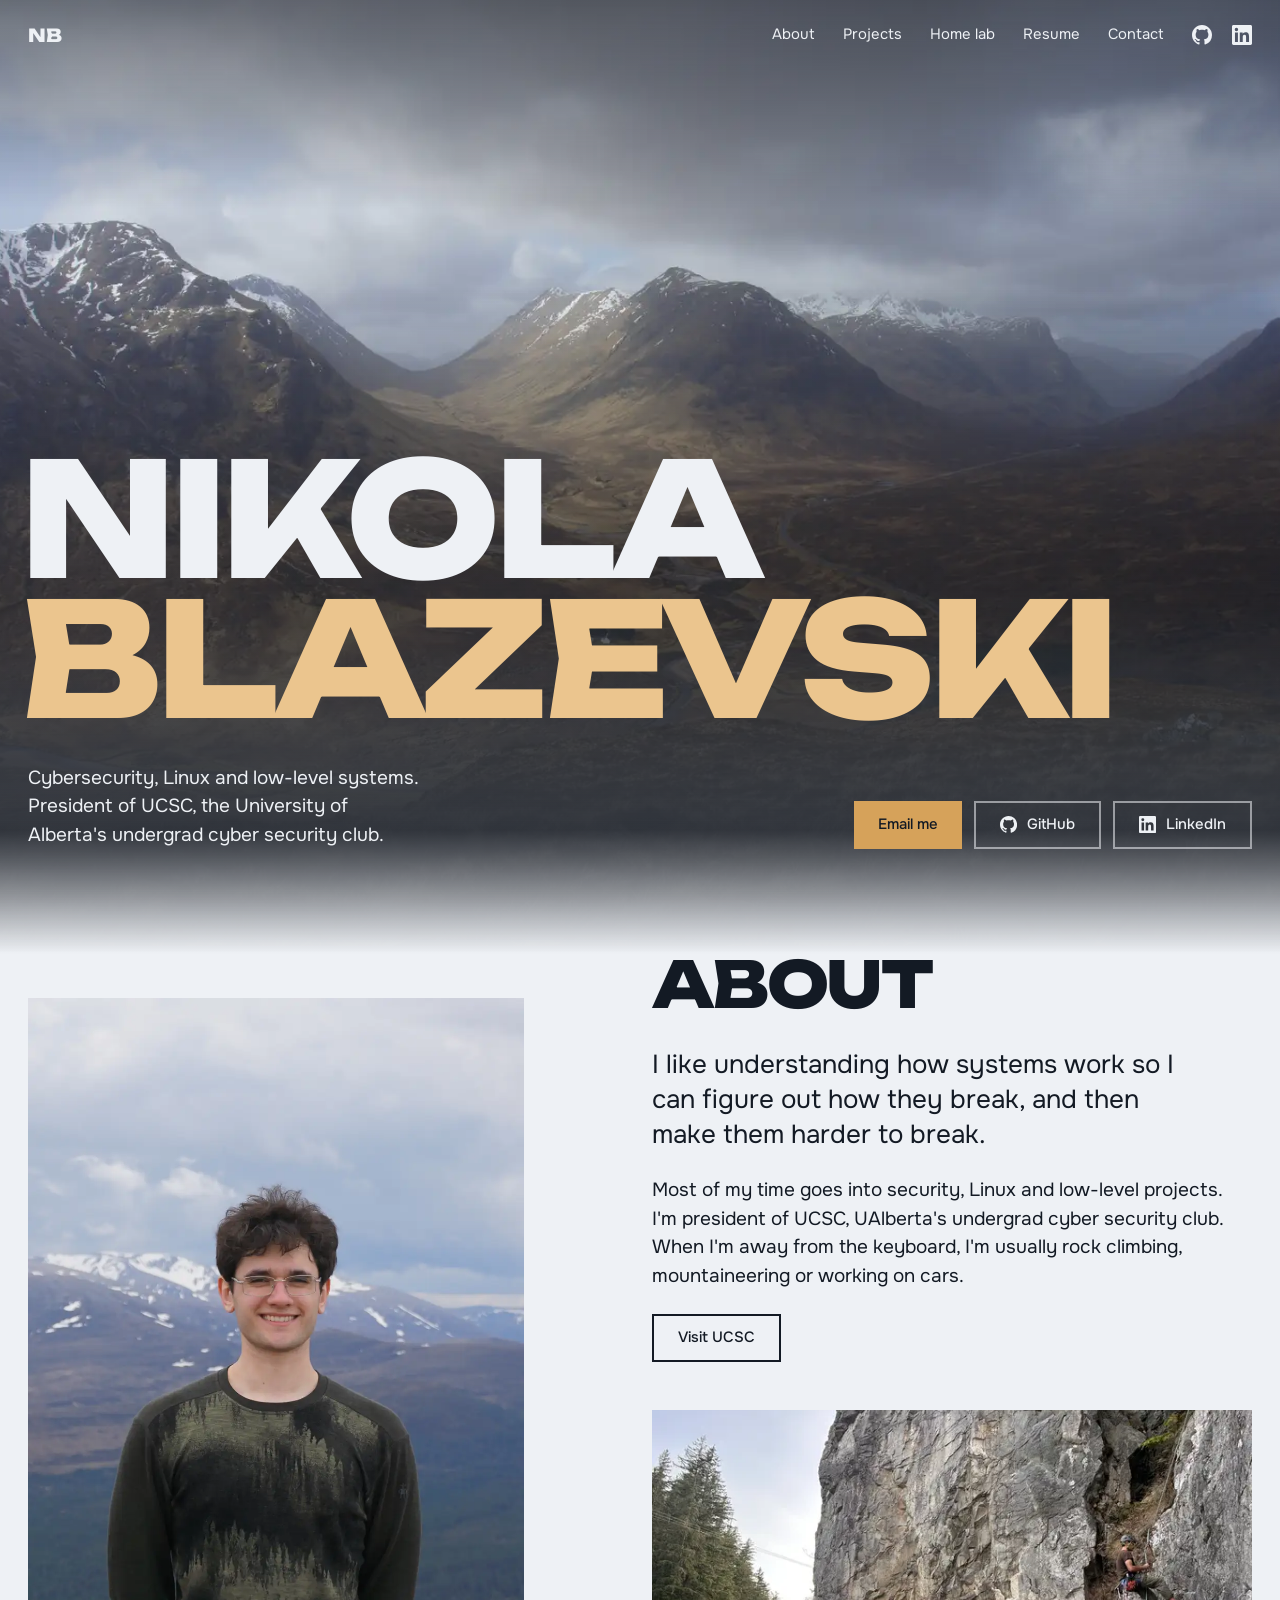
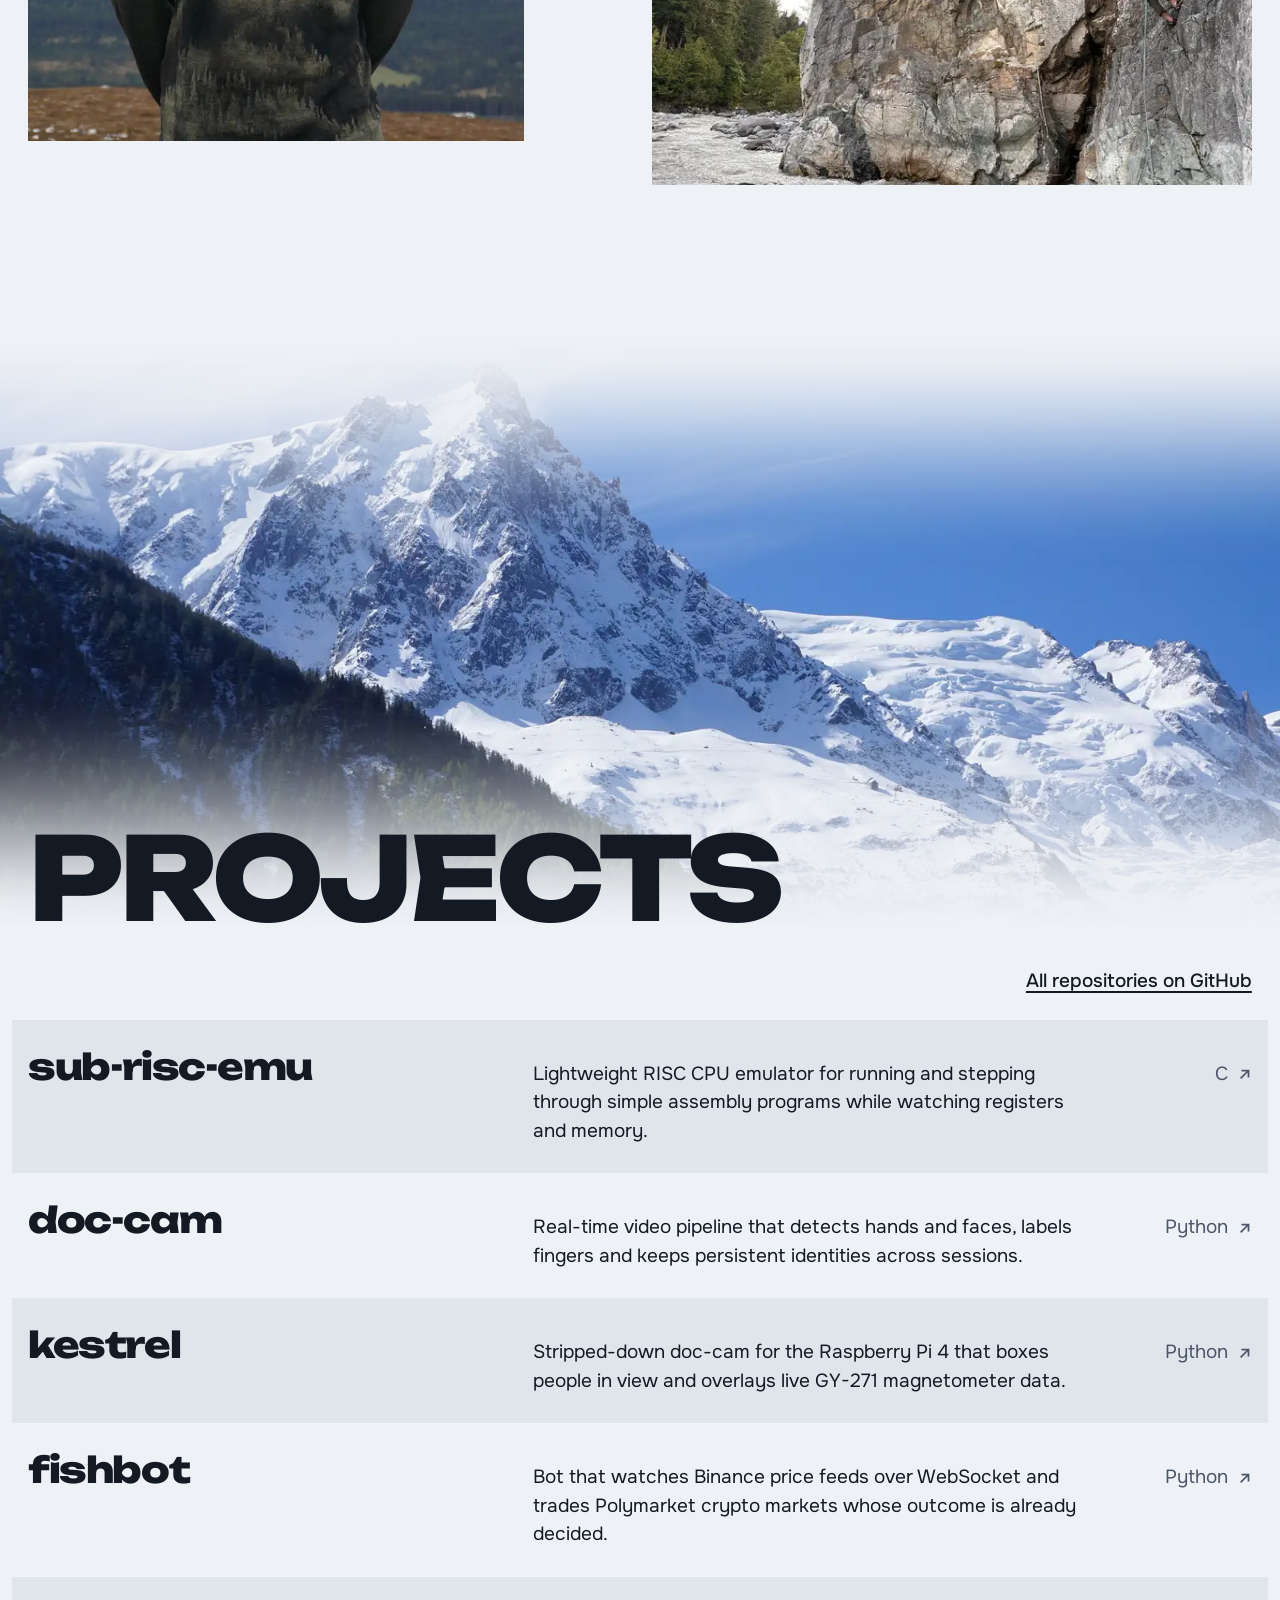
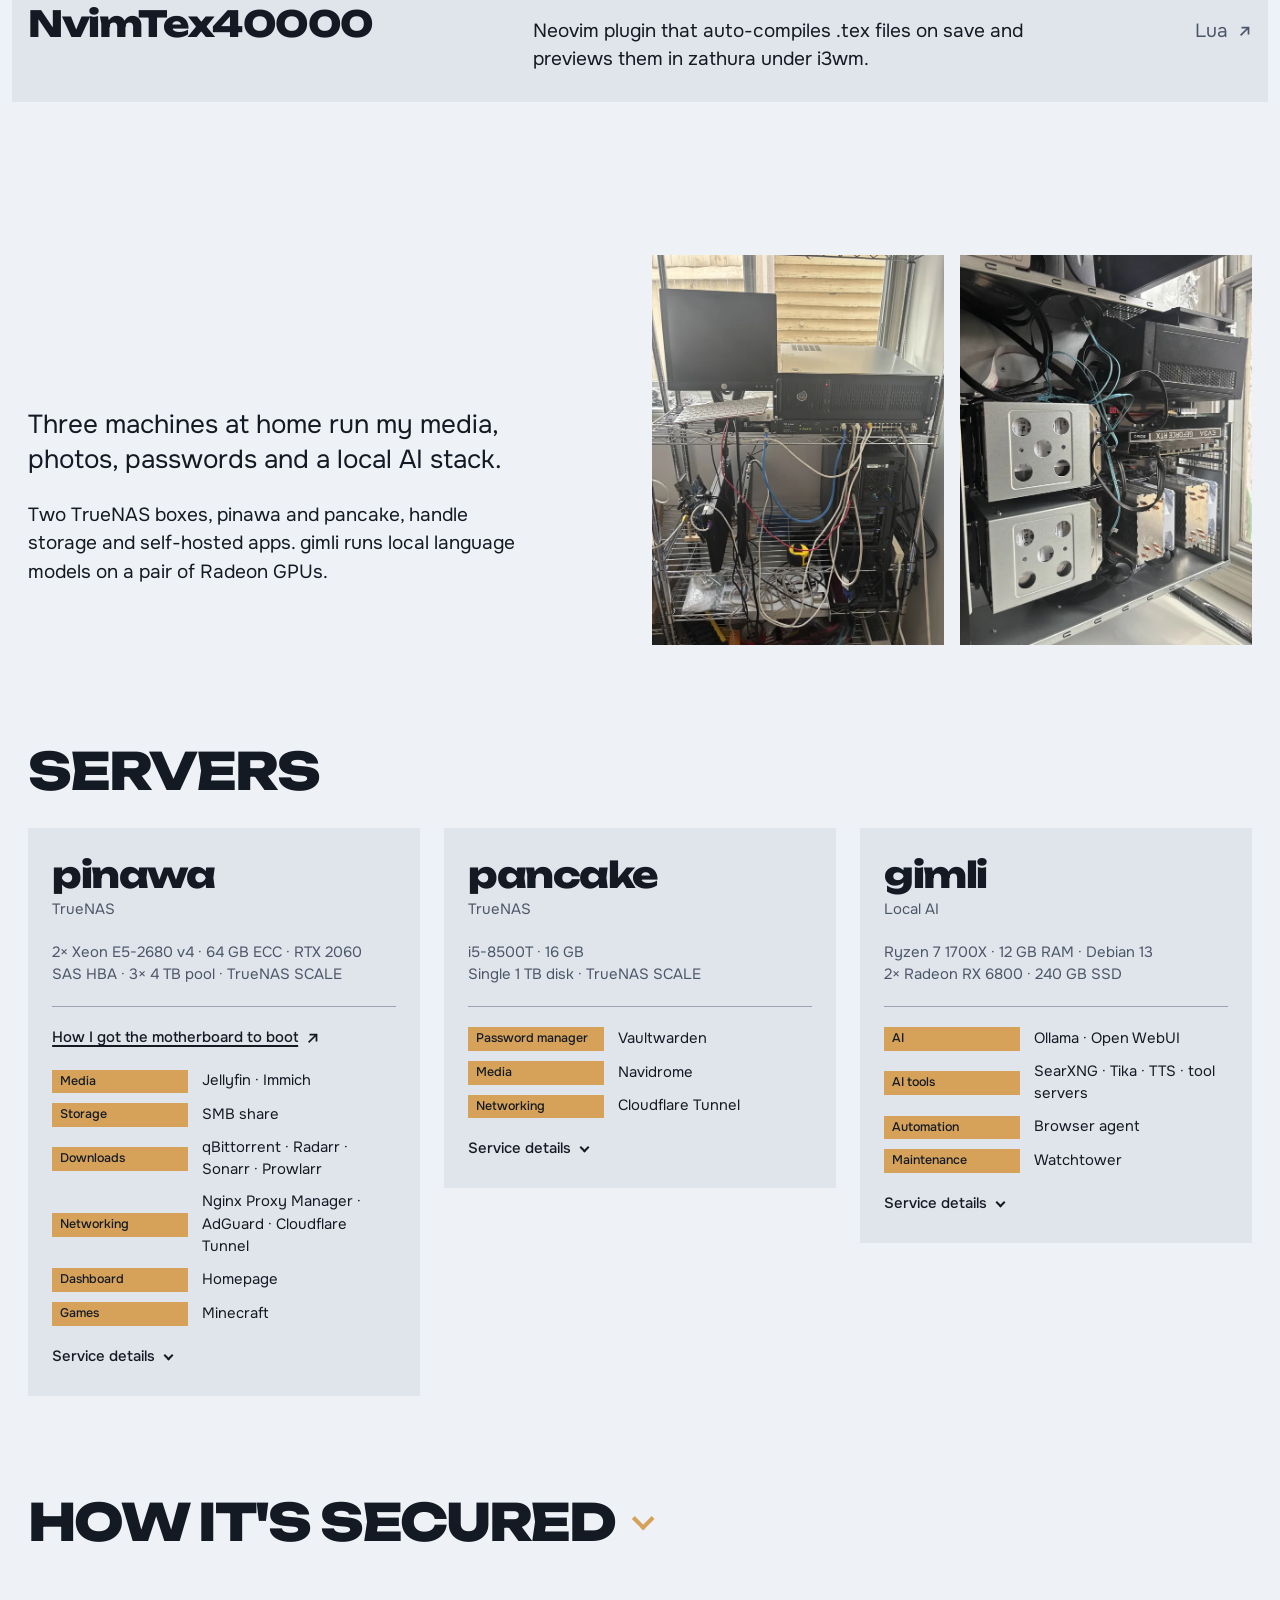
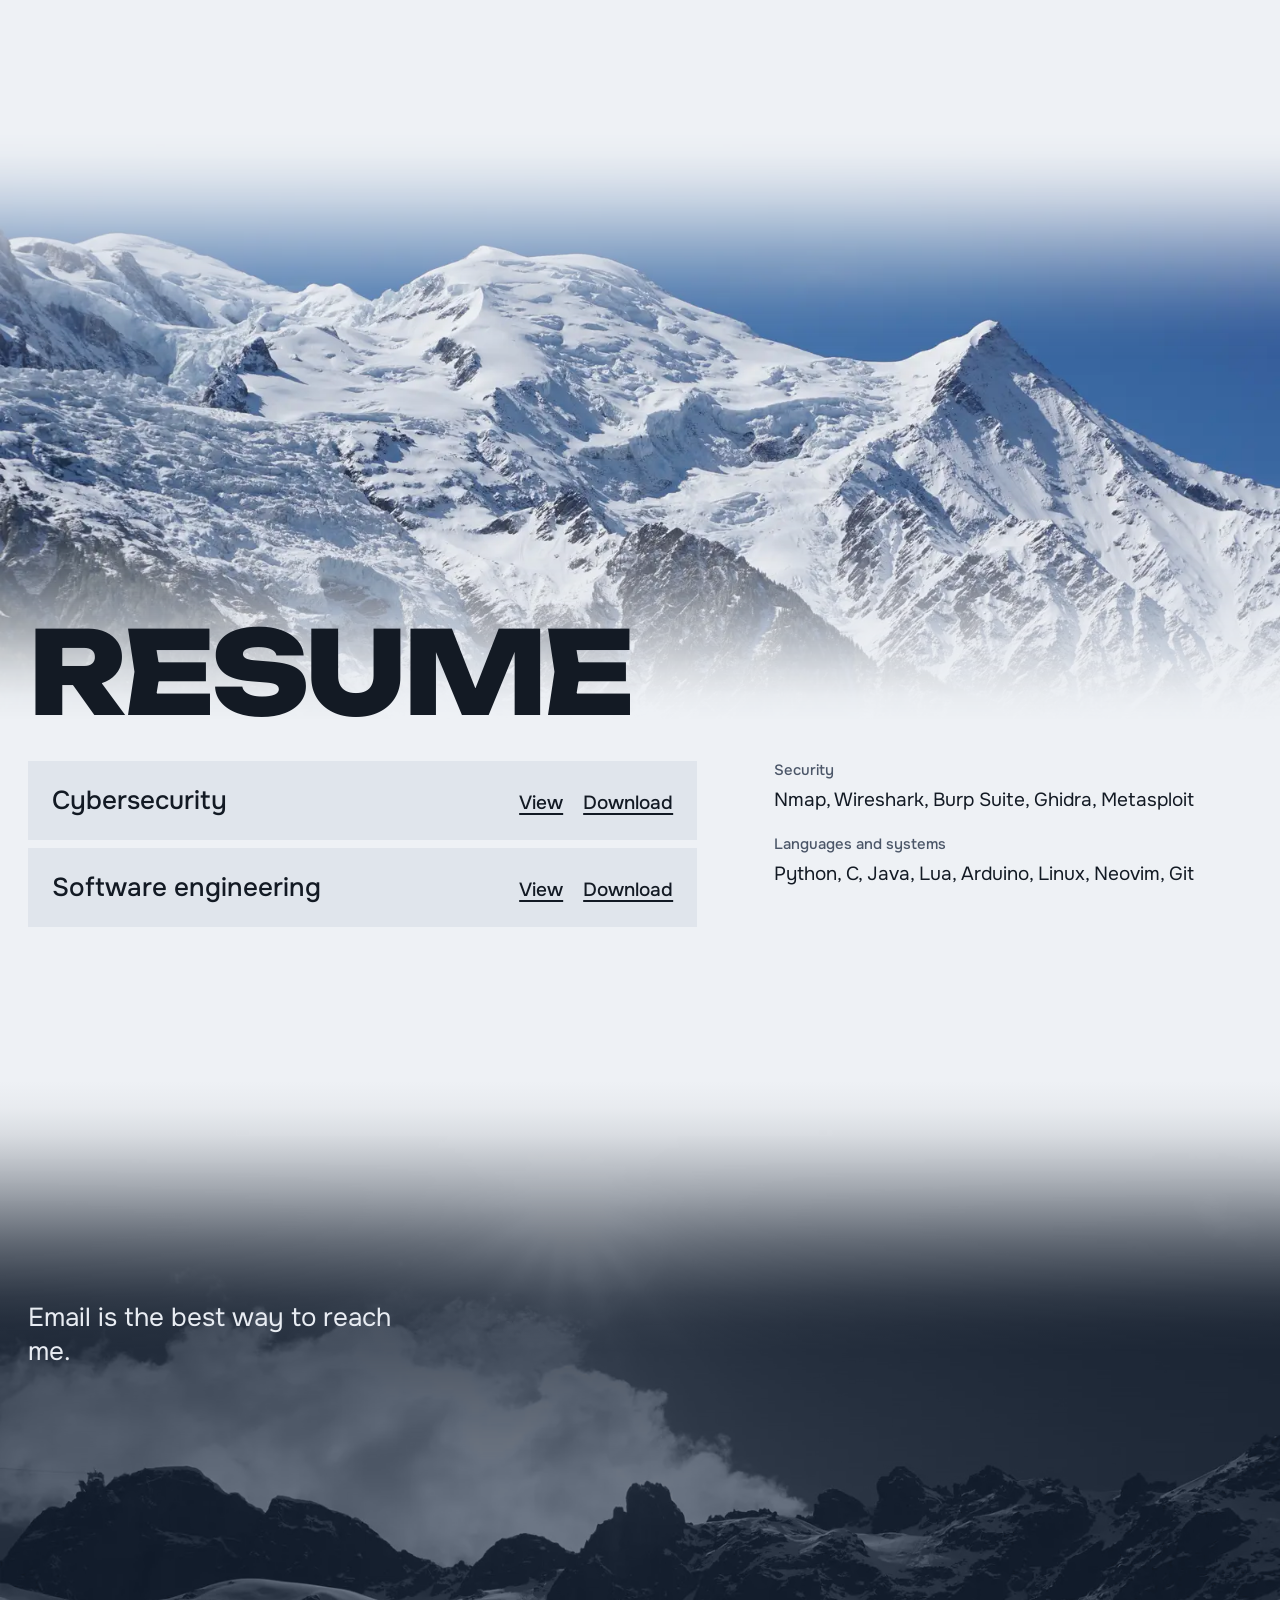
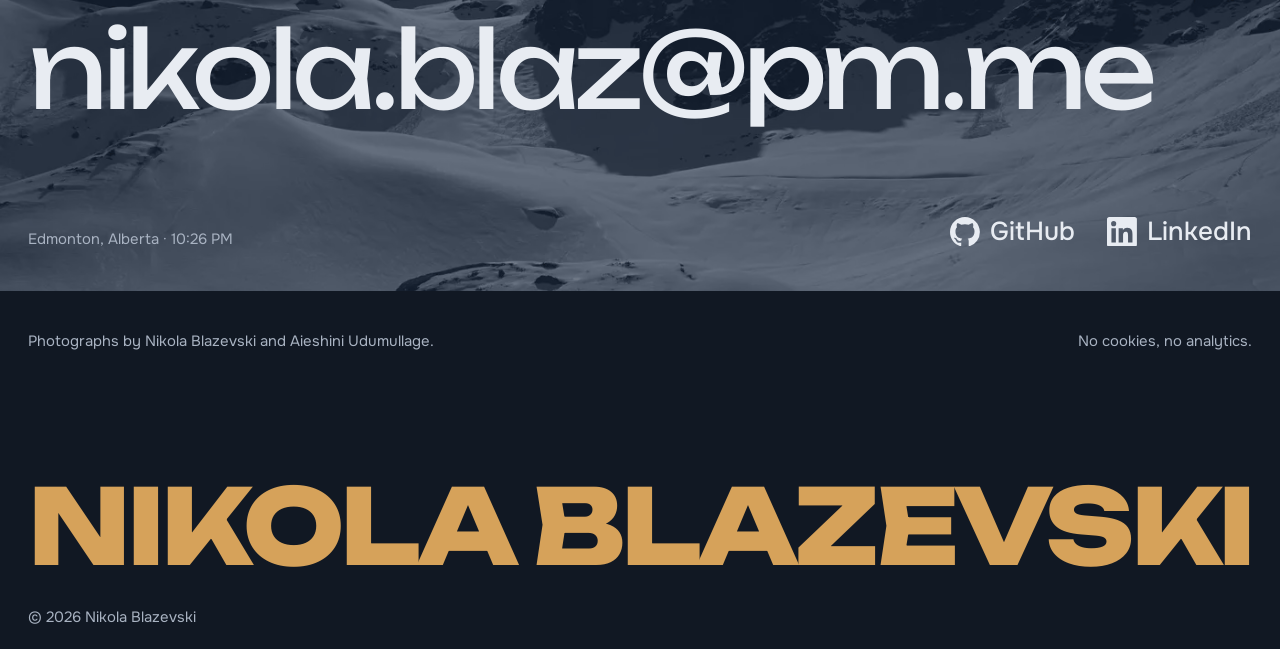
<file: index.html>
<!doctype html>
<html lang="en">
<head>
  <meta charset="utf-8">
  <meta name="viewport" content="width=device-width, initial-scale=1">
  <title>Nikola Blazevski</title>
  <meta name="description" content="Nikola Blazevski: cybersecurity, Linux and low-level systems. President of UCSC at the University of Alberta.">
  <link rel="canonical" href="https://nblazevski.ca/">
  <meta name="theme-color" content="#131a24">
  <meta property="og:type" content="website">
  <meta property="og:site_name" content="Nikola Blazevski">
  <meta property="og:locale" content="en_CA">
  <meta property="og:url" content="https://nblazevski.ca/">
  <meta property="og:title" content="Nikola Blazevski">
  <meta property="og:description" content="Nikola Blazevski: cybersecurity, Linux and low-level systems. President of UCSC at the University of Alberta.">
  <meta property="og:image" content="https://nblazevski.ca/assets/og-image.jpg">
  <meta property="og:image:type" content="image/jpeg">
  <meta property="og:image:width" content="1200">
  <meta property="og:image:height" content="630">
  <meta property="og:image:alt" content="Nikola Blazevski standing in front of snowy mountains, beside his name and the line: cybersecurity, Linux and low-level systems">
  <meta name="twitter:card" content="summary_large_image">
  <meta name="twitter:title" content="Nikola Blazevski">
  <meta name="twitter:description" content="Nikola Blazevski: cybersecurity, Linux and low-level systems. President of UCSC at the University of Alberta.">
  <meta name="twitter:image" content="https://nblazevski.ca/assets/og-image.jpg">
  <meta name="twitter:image:alt" content="Nikola Blazevski standing in front of snowy mountains, beside his name and the line: cybersecurity, Linux and low-level systems">
  <link rel="icon" href="assets/favicon.svg" type="image/svg+xml">
  <link rel="apple-touch-icon" href="assets/apple-touch-icon.png">
  <link rel="preload" href="assets/fonts/unbounded.woff2" as="font" type="font/woff2" crossorigin>
  <link rel="preload" href="assets/fonts/onest.woff2" as="font" type="font/woff2" crossorigin>
  <link rel="preload" as="image" imagesrcset="assets/photos/glen-640.webp 640w, assets/photos/glen-1024.webp 1024w, assets/photos/glen-1600.webp 1600w, assets/photos/glen-2400.webp 2400w" imagesizes="100vw" fetchpriority="high">
  <link rel="stylesheet" href="css/style.css">
  <script>document.documentElement.classList.add("js")</script>
</head>
<body>
  <!-- curious? there's a flag somewhere around here. try the console. -->
  <a class="skip" href="#main">Skip to content</a>

  <header class="top">
    <a class="top__mark" href="#top" aria-label="Nikola Blazevski, back to top">NB</a>
    <nav class="top__nav" aria-label="Sections">
      <a href="#about">About</a>
      <a href="#projects">Projects</a>
      <a href="#homelab">Home lab</a>
      <a href="#resume">Resume</a>
      <a href="#contact">Contact</a>
      <a class="top__icon" href="https://github.com/Nikola-Blazevski" target="_blank" rel="noopener" aria-label="GitHub"><svg class="icon" viewBox="0 0 16 16" aria-hidden="true"><path fill="currentColor" d="M8 0C3.58 0 0 3.58 0 8c0 3.54 2.29 6.53 5.47 7.59.4.07.55-.17.55-.38 0-.19-.01-.82-.01-1.49-2.01.37-2.53-.49-2.69-.94-.09-.23-.48-.94-.82-1.13-.28-.15-.68-.52-.01-.53.63-.01 1.08.58 1.23.82.72 1.21 1.87.87 2.33.66.07-.52.28-.87.51-1.07-1.78-.2-3.64-.89-3.64-3.95 0-.87.31-1.59.82-2.15-.08-.2-.36-1.02.08-2.12 0 0 .67-.21 2.2.82.64-.18 1.32-.27 2-.27.68 0 1.36.09 2 .27 1.53-1.04 2.2-.82 2.2-.82.44 1.1.16 1.92.08 2.12.51.56.82 1.27.82 2.15 0 3.07-1.87 3.75-3.65 3.95.29.25.54.73.54 1.48 0 1.07-.01 1.93-.01 2.2 0 .21.15.46.55.38A8.013 8.013 0 0016 8c0-4.42-3.58-8-8-8z"/></svg></a>
      <a class="top__icon" href="https://www.linkedin.com/in/nikola-blazevski7" target="_blank" rel="noopener" aria-label="LinkedIn"><svg class="icon" viewBox="0 0 24 24" aria-hidden="true"><path fill="currentColor" d="M20.45 20.45h-3.56v-5.57c0-1.33-.02-3.04-1.85-3.04-1.85 0-2.14 1.45-2.14 2.94v5.67H9.35V9h3.41v1.56h.05c.48-.9 1.64-1.85 3.37-1.85 3.6 0 4.27 2.37 4.27 5.46v6.28zM5.34 7.43a2.06 2.06 0 1 1 0-4.13 2.06 2.06 0 0 1 0 4.13zM7.12 20.45H3.56V9h3.56v11.45zM22.22 0H1.77C.79 0 0 .77 0 1.73v20.54C0 23.23.79 24 1.77 24h20.45c.98 0 1.78-.77 1.78-1.73V1.73C24 .77 23.2 0 22.22 0z"/></svg></a>
    </nav>
  </header>

  <main id="main">
    <section class="hero" id="top">
      <img class="hero__img" src="assets/photos/glen-1024.webp" srcset="assets/photos/glen-640.webp 640w, assets/photos/glen-1024.webp 1024w, assets/photos/glen-1600.webp 1600w, assets/photos/glen-2400.webp 2400w" sizes="100vw" alt="A wide mountain valley under heavy cloud, a river and road winding through brown moorland" width="2400" height="1597" decoding="async" fetchpriority="high">
      <div class="hero__content">
        <h1 class="monument">
          <span class="line"><span class="line__in">Nikola</span></span>
          <span class="line line--2"><span class="line__in">Blazevski</span></span>
        </h1>
        <div class="hero__foot">
          <p>Cybersecurity, Linux and low-level systems. President of UCSC, the University of Alberta's undergrad cyber security club.</p>
          <div class="hero__actions">
            <a class="btn btn--light" href="mailto:nikola.blaz@pm.me">Email me</a>
            <a class="btn btn--ghost" href="https://github.com/Nikola-Blazevski" target="_blank" rel="noopener"><svg class="icon" viewBox="0 0 16 16" aria-hidden="true"><path fill="currentColor" d="M8 0C3.58 0 0 3.58 0 8c0 3.54 2.29 6.53 5.47 7.59.4.07.55-.17.55-.38 0-.19-.01-.82-.01-1.49-2.01.37-2.53-.49-2.69-.94-.09-.23-.48-.94-.82-1.13-.28-.15-.68-.52-.01-.53.63-.01 1.08.58 1.23.82.72 1.21 1.87.87 2.33.66.07-.52.28-.87.51-1.07-1.78-.2-3.64-.89-3.64-3.95 0-.87.31-1.59.82-2.15-.08-.2-.36-1.02.08-2.12 0 0 .67-.21 2.2.82.64-.18 1.32-.27 2-.27.68 0 1.36.09 2 .27 1.53-1.04 2.2-.82 2.2-.82.44 1.1.16 1.92.08 2.12.51.56.82 1.27.82 2.15 0 3.07-1.87 3.75-3.65 3.95.29.25.54.73.54 1.48 0 1.07-.01 1.93-.01 2.2 0 .21.15.46.55.38A8.013 8.013 0 0016 8c0-4.42-3.58-8-8-8z"/></svg>GitHub</a>
            <a class="btn btn--ghost" href="https://www.linkedin.com/in/nikola-blazevski7" target="_blank" rel="noopener"><svg class="icon" viewBox="0 0 24 24" aria-hidden="true"><path fill="currentColor" d="M20.45 20.45h-3.56v-5.57c0-1.33-.02-3.04-1.85-3.04-1.85 0-2.14 1.45-2.14 2.94v5.67H9.35V9h3.41v1.56h.05c.48-.9 1.64-1.85 3.37-1.85 3.6 0 4.27 2.37 4.27 5.46v6.28zM5.34 7.43a2.06 2.06 0 1 1 0-4.13 2.06 2.06 0 0 1 0 4.13zM7.12 20.45H3.56V9h3.56v11.45zM22.22 0H1.77C.79 0 0 .77 0 1.73v20.54C0 23.23.79 24 1.77 24h20.45c.98 0 1.78-.77 1.78-1.73V1.73C24 .77 23.2 0 22.22 0z"/></svg>LinkedIn</a>
          </div>
        </div>
      </div>
    </section>

    <section class="about" id="about">
      <figure class="about__me" data-reveal>
        <img src="assets/photos/me-960.webp" srcset="assets/photos/me-480.webp 480w, assets/photos/me-960.webp 960w, assets/photos/me-1400.webp 1400w" sizes="(max-width: 900px) 100vw, 40vw" alt="Nikola Blazevski standing on a hilltop in front of snow-streaked mountains" width="1400" height="2100" decoding="async" loading="lazy">
      </figure>
      <div class="about__text">
        <h2 data-reveal>About</h2>
        <p class="lead" data-reveal>I like understanding how systems work so I can figure out how they break, and then make them harder to break.</p>
        <p data-reveal>Most of my time goes into security, Linux and low-level projects. I'm president of UCSC, UAlberta's undergrad cyber security club. When I'm away from the keyboard, I'm usually rock climbing, mountaineering or working on cars.</p>
        <p data-reveal><a class="btn btn--line" href="https://ucsc-ualberta.github.io/site/index.html" target="_blank" rel="noopener">Visit UCSC</a></p>
        <figure class="about__climb" data-reveal>
          <img src="assets/photos/climbing-1024.webp" srcset="assets/photos/climbing-640.webp 640w, assets/photos/climbing-1024.webp 1024w, assets/photos/climbing-1200.webp 1200w, assets/photos/climbing-1600.webp 1600w" sizes="(max-width: 900px) 100vw, 42vw" alt="Nikola abseiling down a grey cliff face above a fast river" width="1600" height="1200" decoding="async" loading="lazy">
        </figure>
      </div>
    </section>

    <section class="work" id="projects">
      <div class="opener">
        <img class="opener__img" src="assets/photos/midi-1024.webp" srcset="assets/photos/midi-640.webp 640w, assets/photos/midi-1024.webp 1024w, assets/photos/midi-1600.webp 1600w, assets/photos/midi-2400.webp 2400w" sizes="100vw" alt="" width="2400" height="1600" decoding="async" loading="lazy">
        <h2>Projects</h2>
      </div>
      <div class="work__head">
        <a class="work__all" href="https://github.com/Nikola-Blazevski?tab=repositories" target="_blank" rel="noopener" data-reveal>All repositories on GitHub</a>
      </div>
      <ul class="projects">
          <li data-reveal>
            <a class="project" href="https://github.com/Nikola-Blazevski/sub-risc-emu" target="_blank" rel="noopener">
              <span class="project__name">sub-risc-emu</span>
              <span class="project__desc">Lightweight RISC CPU emulator for running and stepping through simple assembly programs while watching registers and memory.</span>
              <span class="project__lang">C <svg class="arrow" viewBox="0 0 16 16" aria-hidden="true"><path fill="currentColor" d="M4 3h9v9h-2V6.4l-7.3 7.3-1.4-1.4L9.6 5H4z"/></svg></span>
            </a>
          </li>
          <li data-reveal>
            <a class="project" href="https://github.com/Nikola-Blazevski/doc-cam" target="_blank" rel="noopener">
              <span class="project__name">doc-cam</span>
              <span class="project__desc">Real-time video pipeline that detects hands and faces, labels fingers and keeps persistent identities across sessions.</span>
              <span class="project__lang">Python <svg class="arrow" viewBox="0 0 16 16" aria-hidden="true"><path fill="currentColor" d="M4 3h9v9h-2V6.4l-7.3 7.3-1.4-1.4L9.6 5H4z"/></svg></span>
            </a>
          </li>
          <li data-reveal>
            <a class="project" href="https://github.com/Nikola-Blazevski/kestrel" target="_blank" rel="noopener">
              <span class="project__name">kestrel</span>
              <span class="project__desc">Stripped-down doc-cam for the Raspberry Pi 4 that boxes people in view and overlays live GY-271 magnetometer data.</span>
              <span class="project__lang">Python <svg class="arrow" viewBox="0 0 16 16" aria-hidden="true"><path fill="currentColor" d="M4 3h9v9h-2V6.4l-7.3 7.3-1.4-1.4L9.6 5H4z"/></svg></span>
            </a>
          </li>
          <li data-reveal>
            <a class="project" href="https://github.com/Nikola-Blazevski/fishbot" target="_blank" rel="noopener">
              <span class="project__name">fishbot</span>
              <span class="project__desc">Bot that watches Binance price feeds over WebSocket and trades Polymarket crypto markets whose outcome is already decided.</span>
              <span class="project__lang">Python <svg class="arrow" viewBox="0 0 16 16" aria-hidden="true"><path fill="currentColor" d="M4 3h9v9h-2V6.4l-7.3 7.3-1.4-1.4L9.6 5H4z"/></svg></span>
            </a>
          </li>
          <li data-reveal>
            <a class="project" href="https://github.com/Nikola-Blazevski/NvimTex40000" target="_blank" rel="noopener">
              <span class="project__name">NvimTex40000</span>
              <span class="project__desc">Neovim plugin that auto-compiles .tex files on save and previews them in zathura under i3wm.</span>
              <span class="project__lang">Lua <svg class="arrow" viewBox="0 0 16 16" aria-hidden="true"><path fill="currentColor" d="M4 3h9v9h-2V6.4l-7.3 7.3-1.4-1.4L9.6 5H4z"/></svg></span>
            </a>
          </li>
      </ul>
    </section>

    <section class="lab" id="homelab">
      <div class="lab__head">
        <div class="lab__intro">
          <h2 data-reveal>Home lab</h2>
          <p class="lead" data-reveal>Three machines at home run my media, photos, passwords and a local AI stack.</p>
          <p data-reveal>Two TrueNAS boxes, pinawa and pancake, handle storage and self-hosted apps. gimli runs local language models on a pair of Radeon GPUs.</p>
        </div>
        <div class="lab__photos" data-reveal>
          <figure><img src="assets/photos/homelab-setup-1024.webp" srcset="assets/photos/homelab-setup-640.webp 640w, assets/photos/homelab-setup-1024.webp 1024w, assets/photos/homelab-setup-1600.webp 1600w" sizes="(max-width: 900px) 50vw, 30vw" alt="The home lab on a wire shelf: a rackmount server and a managed PoE switch on top, a tower PC and cabling below" width="1600" height="2133" decoding="async" loading="lazy"></figure>
          <figure><img src="assets/photos/homelab-pinawa-1024.webp" srcset="assets/photos/homelab-pinawa-640.webp 640w, assets/photos/homelab-pinawa-1024.webp 1024w, assets/photos/homelab-pinawa-1600.webp 1600w" sizes="(max-width: 900px) 50vw, 30vw" alt="Inside pinawa: two tower CPU coolers, a graphics card and two cages of 4 TB IronWolf drives" width="1600" height="2133" decoding="async" loading="lazy"></figure>
        </div>
      </div>

      <div class="lab-map" data-reveal>
        <h3 class="lab__sub">Servers</h3>
        <div class="lab-servers">
          <article class="lab-server">
            <header>
              <h3>pinawa</h3>
              <p class="lab-server__role">TrueNAS</p>
            </header>
            <p class="lab-server__specs">2× Xeon E5-2680 v4 · 64 GB ECC · RTX 2060<br>SAS HBA · 3× 4 TB pool · TrueNAS SCALE</p>
            <a class="lab-story" href="pinawa.html">How I got the motherboard to boot <svg class="arrow" viewBox="0 0 16 16" aria-hidden="true"><path fill="currentColor" d="M4 3h9v9h-2V6.4l-7.3 7.3-1.4-1.4L9.6 5H4z"/></svg></a>
            <ul class="lab-stack">
              <li><span class="tag">Media</span><span>Jellyfin · Immich</span></li>
              <li><span class="tag">Storage</span><span>SMB share</span></li>
              <li><span class="tag">Downloads</span><span>qBittorrent · Radarr · Sonarr · Prowlarr</span></li>
              <li><span class="tag">Networking</span><span>Nginx Proxy Manager · AdGuard · Cloudflare Tunnel</span></li>
              <li><span class="tag">Dashboard</span><span>Homepage</span></li>
              <li><span class="tag">Games</span><span>Minecraft</span></li>
            </ul>
            <details class="lab-more">
              <summary>Service details</summary>
              <dl>
                <div><dt>Jellyfin</dt><dd>Streams movies and TV</dd></div>
                <div><dt>Immich</dt><dd>Photo and video backup</dd></div>
                <div><dt>SMB share</dt><dd>Network share for movies, shows, music and downloads</dd></div>
                <div><dt>qBittorrent</dt><dd>Torrent client, routed through a Mullvad WireGuard VPN</dd></div>
                <div><dt>Radarr, Sonarr, Prowlarr</dt><dd>Find and fetch movies and TV, behind the same VPN</dd></div>
                <div><dt>Nginx Proxy Manager</dt><dd>HTTPS for every app on the LAN</dd></div>
                <div><dt>AdGuard Home</dt><dd>DNS and ad blocking for the LAN</dd></div>
                <div><dt>cloudflared</dt><dd>Cloudflare Tunnel</dd></div>
                <div><dt>Homepage</dt><dd>Start page linking every app on pinawa and pancake</dd></div>
                <div><dt>Minecraft</dt><dd>Modded Fabric server</dd></div>
              </dl>
            </details>
          </article>

          <article class="lab-server">
            <header>
              <h3>pancake</h3>
              <p class="lab-server__role">TrueNAS</p>
            </header>
            <p class="lab-server__specs">i5-8500T · 16 GB<br>Single 1 TB disk · TrueNAS SCALE</p>
            <ul class="lab-stack">
              <li><span class="tag">Password manager</span><span>Vaultwarden</span></li>
              <li><span class="tag">Media</span><span>Navidrome</span></li>
              <li><span class="tag">Networking</span><span>Cloudflare Tunnel</span></li>
            </ul>
            <details class="lab-more">
              <summary>Service details</summary>
              <dl>
                <div><dt>Vaultwarden</dt><dd>Password manager</dd></div>
                <div><dt>Navidrome</dt><dd>Music streaming</dd></div>
                <div><dt>cloudflared</dt><dd>Cloudflare Tunnel</dd></div>
              </dl>
            </details>
          </article>

          <article class="lab-server">
            <header>
              <h3>gimli</h3>
              <p class="lab-server__role">Local AI</p>
            </header>
            <p class="lab-server__specs">Ryzen 7 1700X · 12 GB RAM · Debian 13<br>2× Radeon RX 6800 · 240 GB SSD</p>
            <ul class="lab-stack">
              <li><span class="tag">AI</span><span>Ollama · Open WebUI</span></li>
              <li><span class="tag">AI tools</span><span>SearXNG · Tika · TTS · tool servers</span></li>
              <li><span class="tag">Automation</span><span>Browser agent</span></li>
              <li><span class="tag">Maintenance</span><span>Watchtower</span></li>
            </ul>
            <details class="lab-more">
              <summary>Service details</summary>
              <dl>
                <div><dt>Ollama</dt><dd>Runs the local models: qwen3-vl 32B, qwen3 27B and 8B, a coding model, bge-m3</dd></div>
                <div><dt>Open WebUI</dt><dd>Chat interface with logins and MCP tools; backed up nightly</dd></div>
                <div><dt>SearXNG</dt><dd>Private web search for the models</dd></div>
                <div><dt>Apache Tika</dt><dd>Pulls text out of uploaded documents</dd></div>
                <div><dt>openedai-speech</dt><dd>Text-to-speech</dd></div>
                <div><dt>Tool servers</dt><dd>Memory, time, weather and git tools</dd></div>
                <div><dt>open-terminal</dt><dd>Gives the models a terminal</dd></div>
                <div><dt>Browser agent</dt><dd>Chromium the models can drive, watchable over noVNC</dd></div>
                <div><dt>Watchtower</dt><dd>Keeps the containers up to date</dd></div>
              </dl>
            </details>
          </article>
        </div>
      </div>

      <details class="lab-security">
        <summary class="lab__sub" data-reveal>How it's secured</summary>
        <ul class="lab-measures">
          <li data-reveal><h4>Zero-trust access</h4><p>Anything reachable from outside sits behind Cloudflare Zero Trust. Every request is authenticated at the edge before it ever reaches the home network, and only approved identities get in, with a one-time code.</p></li>
          <li data-reveal><h4>No inbound ports</h4><p>Nothing is port-forwarded. Services reach the internet through outbound-only Cloudflare Tunnels, so the home network accepts no inbound connections.</p></li>
          <li data-reveal><h4>Mutual TLS</h4><p>Mobile clients require a client certificate on each device. Requests without a valid certificate are dropped at the edge, and any device can be revoked on its own.</p></li>
          <li data-reveal><h4>Defence in depth</h4><p>Passing the edge only gets you to each app's own login. No single control stands between the internet and the data.</p></li>
          <li data-reveal><h4>Geo-fencing</h4><p>A web application firewall rule blocks traffic from outside my country.</p></li>
          <li data-reveal><h4>Least exposure</h4><p>Services stay on the home network by default. Nothing is reachable from outside unless it has a reason to be.</p></li>
          <li data-reveal><h4>Encryption in transit</h4><p>TLS everywhere, including on the LAN, with a wildcard certificate issued through a DNS challenge so nothing has to be exposed to get it.</p></li>
          <li data-reveal><h4>Patch management</h4><p>Apps and containers update automatically, and the AI server installs OS security patches on its own.</p></li>
        </ul>
      </details>
    </section>

    <section class="resume" id="resume">
      <div class="opener">
        <img class="opener__img" src="assets/photos/montblanc-1024.webp" srcset="assets/photos/montblanc-640.webp 640w, assets/photos/montblanc-1024.webp 1024w, assets/photos/montblanc-1600.webp 1600w, assets/photos/montblanc-2400.webp 2400w" sizes="100vw" alt="" width="2400" height="1600" decoding="async" loading="lazy">
        <h2>Resume</h2>
      </div>
      <div class="resume__body">
      <div>
        <ul class="docs" data-reveal>
          <li class="doc" data-file="assets/resume/nikola-blazevski-cyber.pdf">
            <span class="doc__title">Cybersecurity</span>
            <span class="doc__links">
              <a href="assets/resume/nikola-blazevski-cyber.pdf" target="_blank" rel="noopener">View</a>
              <a href="assets/resume/nikola-blazevski-cyber.pdf" download>Download</a>
            </span>
          </li>
          <li class="doc" data-file="assets/resume/nikola-blazevski-swe.pdf">
            <span class="doc__title">Software engineering</span>
            <span class="doc__links">
              <a href="assets/resume/nikola-blazevski-swe.pdf" target="_blank" rel="noopener">View</a>
              <a href="assets/resume/nikola-blazevski-swe.pdf" download>Download</a>
            </span>
          </li>
        </ul>
      </div>
      <div class="tools" data-reveal>
        <h3>Security</h3>
        <p>Nmap, Wireshark, Burp Suite, Ghidra, Metasploit</p>
        <h3>Languages and systems</h3>
        <p>Python, C, Java, Lua, Arduino, Linux, Neovim, Git</p>
      </div>
      </div>
    </section>

    <section class="contact" id="contact">
      <img class="contact__img" src="assets/photos/snow-1024.webp" srcset="assets/photos/snow-640.webp 640w, assets/photos/snow-1024.webp 1024w, assets/photos/snow-1400.webp 1400w" sizes="100vw" alt="" width="1400" height="2100" decoding="async" loading="lazy">
      <p class="contact__lead" data-reveal>Email is the best way to reach me.</p>
      <a class="contact__email" href="mailto:nikola.blaz@pm.me" data-reveal>nikola.blaz@<wbr>pm.me</a>
      <div class="contact__corners">
        <p>Edmonton, Alberta · <span id="clock"></span></p>
        <nav class="contact__social" aria-label="Elsewhere">
          <a href="https://github.com/Nikola-Blazevski" target="_blank" rel="noopener"><svg class="icon" viewBox="0 0 16 16" aria-hidden="true"><path fill="currentColor" d="M8 0C3.58 0 0 3.58 0 8c0 3.54 2.29 6.53 5.47 7.59.4.07.55-.17.55-.38 0-.19-.01-.82-.01-1.49-2.01.37-2.53-.49-2.69-.94-.09-.23-.48-.94-.82-1.13-.28-.15-.68-.52-.01-.53.63-.01 1.08.58 1.23.82.72 1.21 1.87.87 2.33.66.07-.52.28-.87.51-1.07-1.78-.2-3.64-.89-3.64-3.95 0-.87.31-1.59.82-2.15-.08-.2-.36-1.02.08-2.12 0 0 .67-.21 2.2.82.64-.18 1.32-.27 2-.27.68 0 1.36.09 2 .27 1.53-1.04 2.2-.82 2.2-.82.44 1.1.16 1.92.08 2.12.51.56.82 1.27.82 2.15 0 3.07-1.87 3.75-3.65 3.95.29.25.54.73.54 1.48 0 1.07-.01 1.93-.01 2.2 0 .21.15.46.55.38A8.013 8.013 0 0016 8c0-4.42-3.58-8-8-8z"/></svg>GitHub</a>
          <a href="https://www.linkedin.com/in/nikola-blazevski7" target="_blank" rel="noopener"><svg class="icon" viewBox="0 0 24 24" aria-hidden="true"><path fill="currentColor" d="M20.45 20.45h-3.56v-5.57c0-1.33-.02-3.04-1.85-3.04-1.85 0-2.14 1.45-2.14 2.94v5.67H9.35V9h3.41v1.56h.05c.48-.9 1.64-1.85 3.37-1.85 3.6 0 4.27 2.37 4.27 5.46v6.28zM5.34 7.43a2.06 2.06 0 1 1 0-4.13 2.06 2.06 0 0 1 0 4.13zM7.12 20.45H3.56V9h3.56v11.45zM22.22 0H1.77C.79 0 0 .77 0 1.73v20.54C0 23.23.79 24 1.77 24h20.45c.98 0 1.78-.77 1.78-1.73V1.73C24 .77 23.2 0 22.22 0z"/></svg>LinkedIn</a>
        </nav>
      </div>
    </section>
  </main>

  <footer class="foot">
    <div class="foot__row">
      <p>Photographs by Nikola Blazevski and Aieshini Udumullage.</p>
      <p>No cookies, no analytics.</p>
    </div>
    <svg class="wordmark" viewBox="0 0 1600 150" aria-hidden="true"><text x="0" y="132">NIKOLA BLAZEVSKI</text></svg>
    <p class="foot__legal">© <span id="year">2026</span> Nikola Blazevski</p>
  </footer>

  <script src="js/main.js" defer></script>
</body>
</html>
</file>
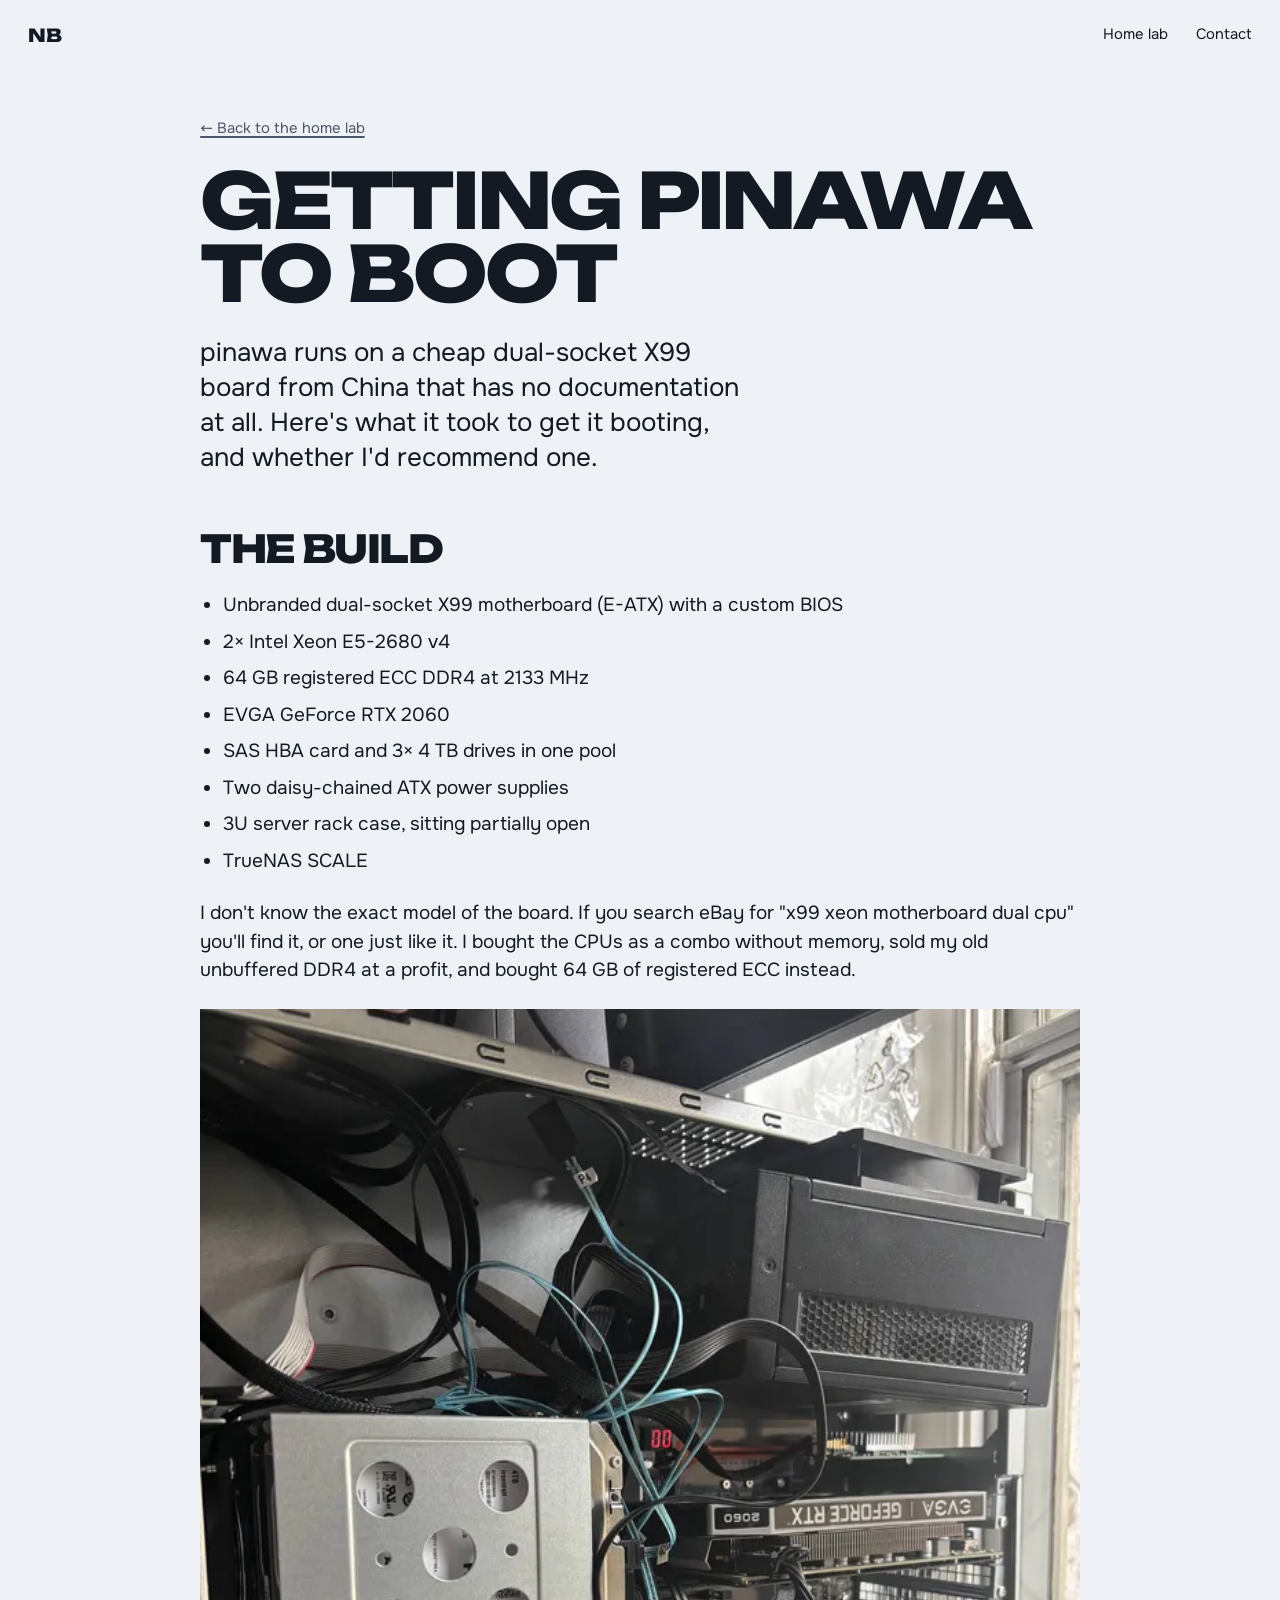
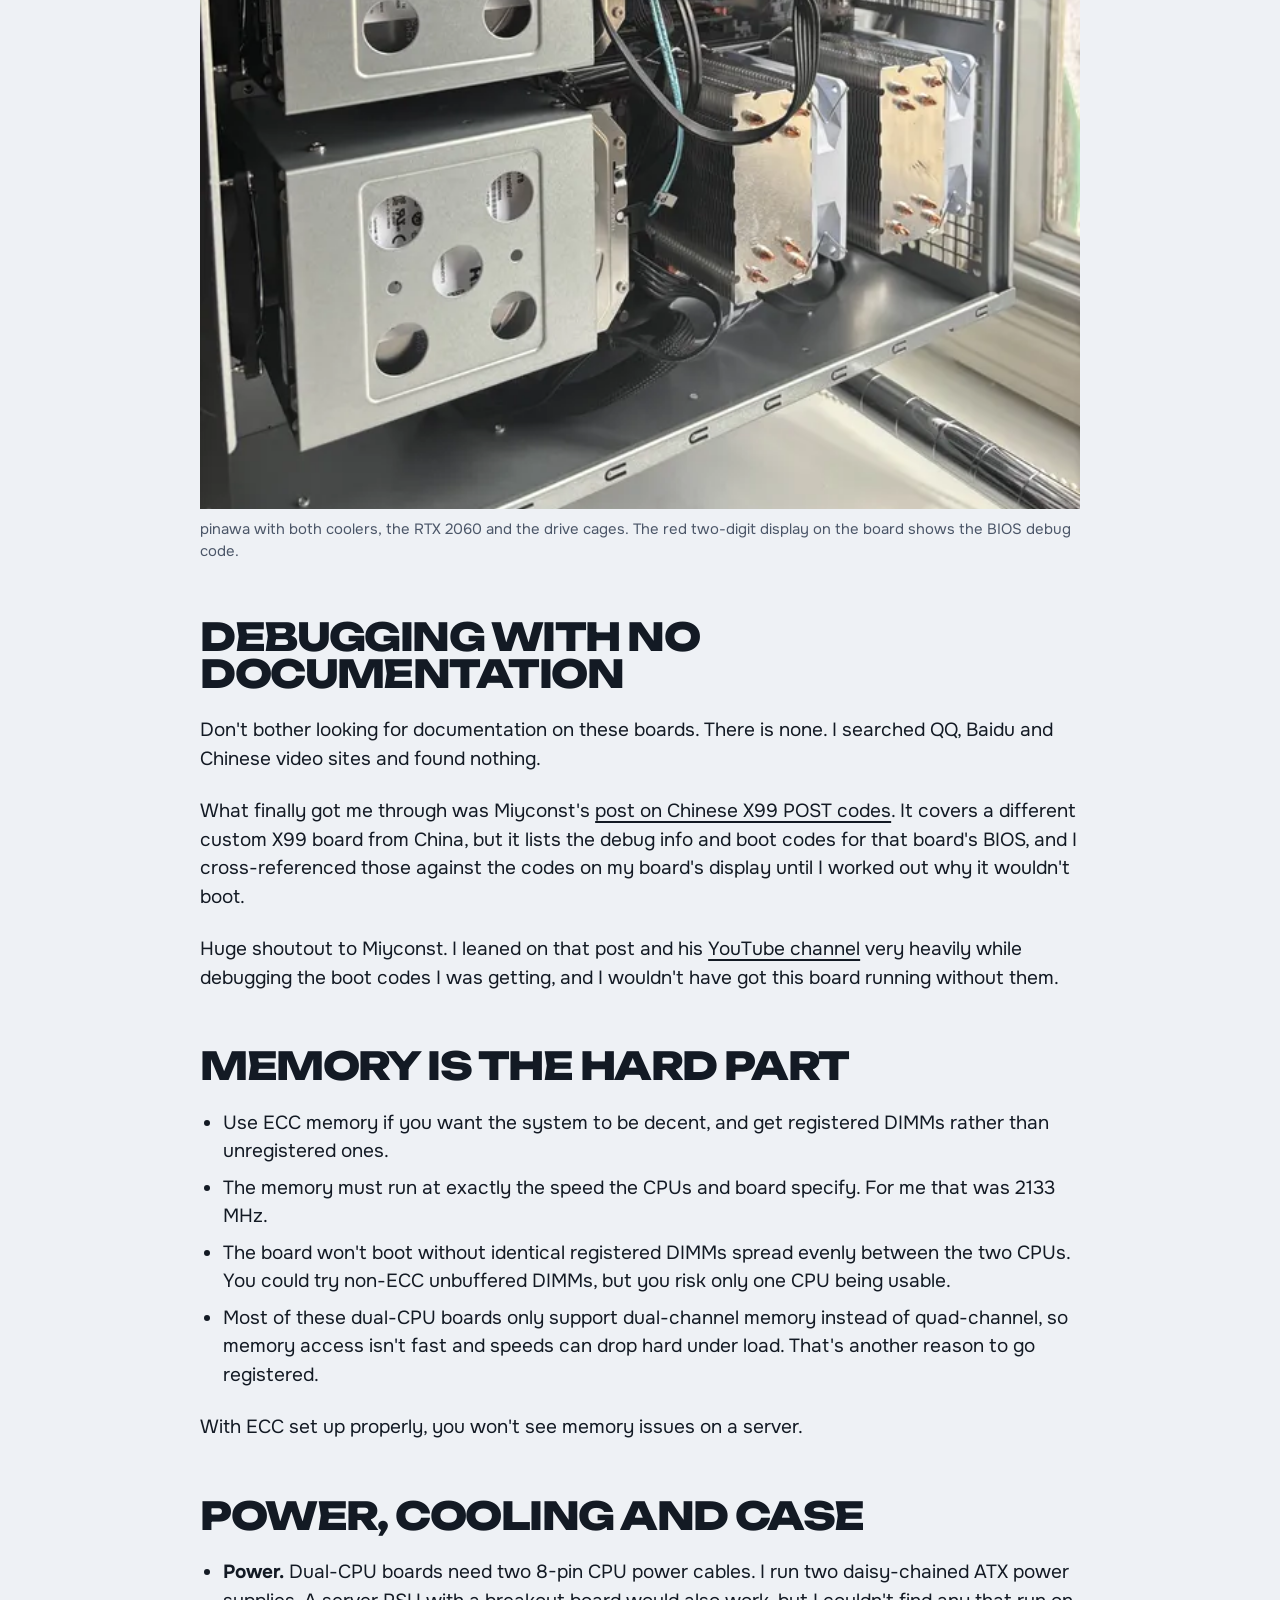
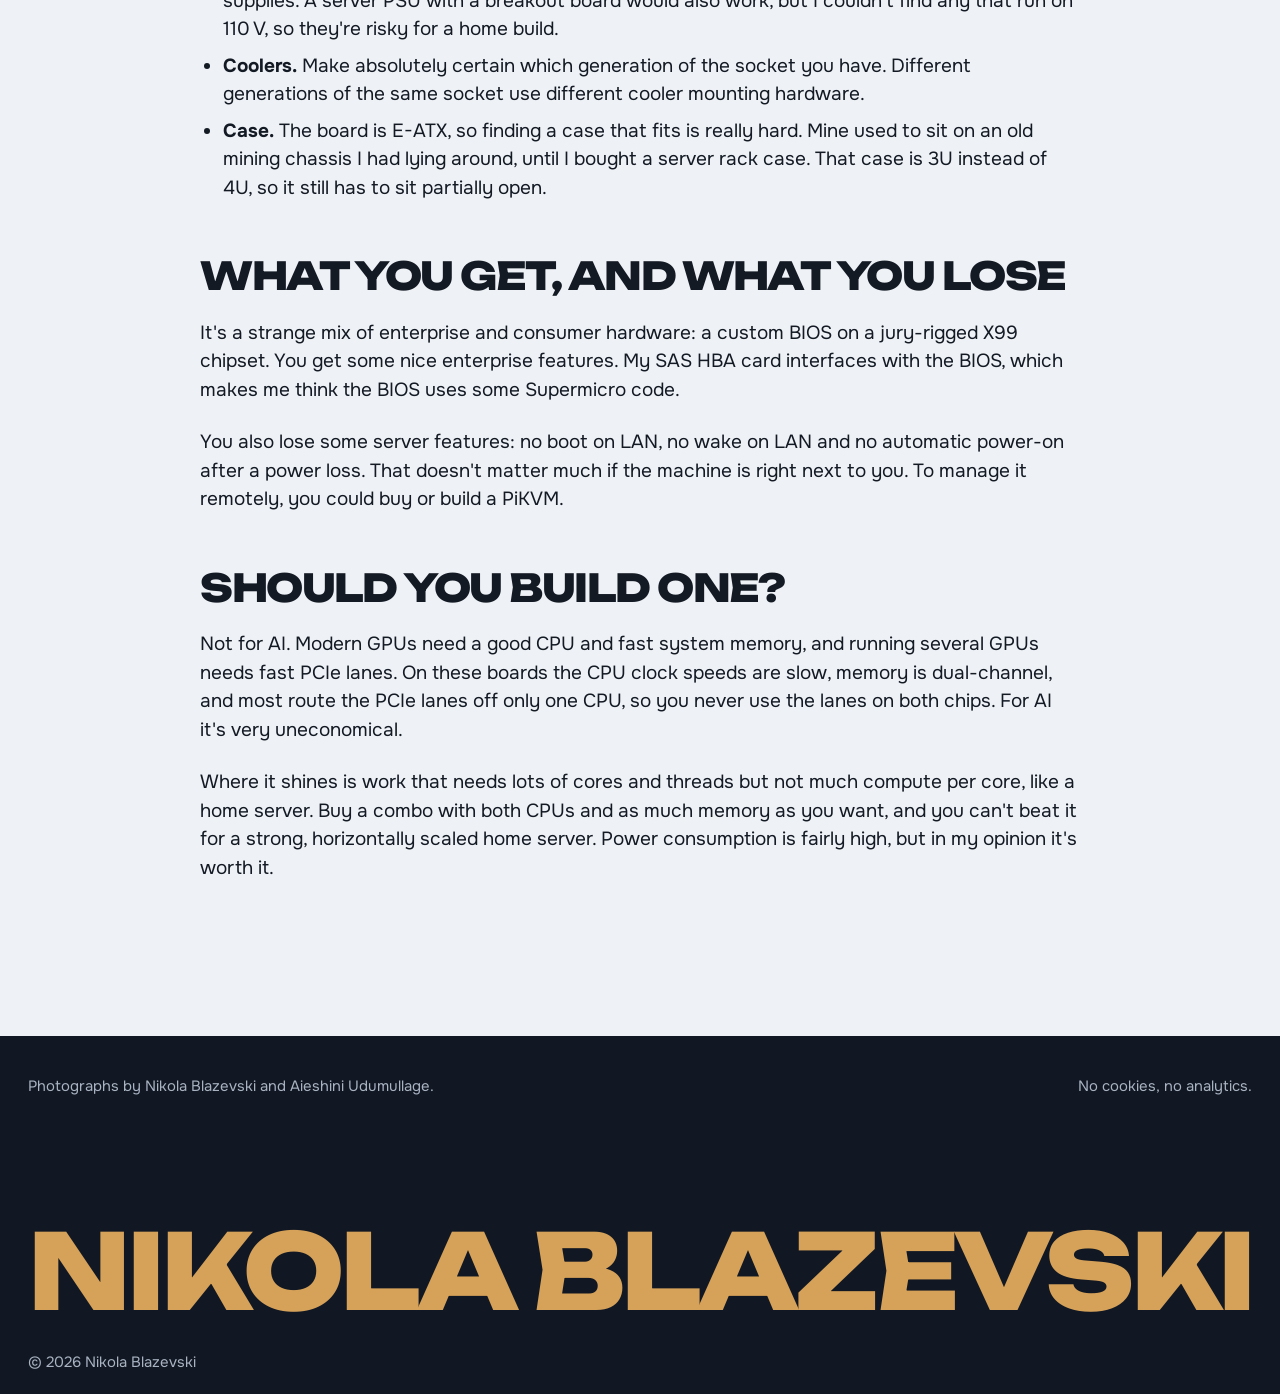
<file: pinawa.html>
<!doctype html>
<html lang="en">
<head>
  <meta charset="utf-8">
  <meta name="viewport" content="width=device-width, initial-scale=1">
  <title>Getting pinawa to boot · Nikola Blazevski</title>
  <meta name="description" content="Getting an undocumented dual-socket X99 board from China to boot in pinawa, my TrueNAS server, and whether I would recommend one.">
  <link rel="canonical" href="https://nblazevski.ca/pinawa.html">
  <meta name="theme-color" content="#131a24">
  <link rel="icon" href="assets/favicon.svg" type="image/svg+xml">
  <link rel="apple-touch-icon" href="assets/apple-touch-icon.png">
  <link rel="preload" href="assets/fonts/unbounded.woff2" as="font" type="font/woff2" crossorigin>
  <link rel="preload" href="assets/fonts/onest.woff2" as="font" type="font/woff2" crossorigin>
  <link rel="stylesheet" href="css/style.css">
  <script>document.documentElement.classList.add("js")</script>
</head>
<body>
  <a class="skip" href="#main">Skip to content</a>

  <header class="top page-top">
    <a class="top__mark" href="index.html" aria-label="Nikola Blazevski, home">NB</a>
    <nav class="top__nav" aria-label="Sections">
      <a href="index.html#homelab">Home lab</a>
      <a href="index.html#contact">Contact</a>
    </nav>
  </header>

  <main id="main">
    <article class="story">
      <a class="story__back" href="index.html#homelab">← Back to the home lab</a>
      <h1>Getting pinawa to boot</h1>
      <p class="lead">pinawa runs on a cheap dual-socket X99 board from China that has no documentation at all. Here's what it took to get it booting, and whether I'd recommend one.</p>

      <h2>The build</h2>
      <ul>
        <li>Unbranded dual-socket X99 motherboard (E-ATX) with a custom BIOS</li>
        <li>2× Intel Xeon E5-2680 v4</li>
        <li>64 GB registered ECC DDR4 at 2133 MHz</li>
        <li>EVGA GeForce RTX 2060</li>
        <li>SAS HBA card and 3× 4 TB drives in one pool</li>
        <li>Two daisy-chained ATX power supplies</li>
        <li>3U server rack case, sitting partially open</li>
        <li>TrueNAS SCALE</li>
      </ul>
      <p>I don't know the exact model of the board. If you search eBay for "x99 xeon motherboard dual cpu" you'll find it, or one just like it. I bought the CPUs as a combo without memory, sold my old unbuffered DDR4 at a profit, and bought 64 GB of registered ECC instead.</p>

      <figure>
        <img src="assets/photos/homelab-pinawa-1024.webp" srcset="assets/photos/homelab-pinawa-640.webp 640w, assets/photos/homelab-pinawa-1024.webp 1024w, assets/photos/homelab-pinawa-1600.webp 1600w" sizes="(max-width: 900px) 100vw, 72ch" alt="Inside pinawa: two tower CPU coolers, an RTX 2060, two cages of 4 TB IronWolf drives and a red two-digit debug display on the board" width="1600" height="2133" decoding="async" loading="lazy">
        <figcaption>pinawa with both coolers, the RTX 2060 and the drive cages. The red two-digit display on the board shows the BIOS debug code.</figcaption>
      </figure>

      <h2>Debugging with no documentation</h2>
      <p>Don't bother looking for documentation on these boards. There is none. I searched QQ, Baidu and Chinese video sites and found nothing.</p>
      <p>What finally got me through was Miyconst's <a href="https://miyconst.github.io/hardware/cpu/intel/motherboard/2023/11/18/chinese-x99-post-codes.html" target="_blank" rel="noopener">post on Chinese X99 POST codes</a>. It covers a different custom X99 board from China, but it lists the debug info and boot codes for that board's BIOS, and I cross-referenced those against the codes on my board's display until I worked out why it wouldn't boot.</p>
      <p>Huge shoutout to Miyconst. I leaned on that post and his <a href="https://www.youtube.com/Miyconst" target="_blank" rel="noopener">YouTube channel</a> very heavily while debugging the boot codes I was getting, and I wouldn't have got this board running without them.</p>

      <h2>Memory is the hard part</h2>
      <ul>
        <li>Use ECC memory if you want the system to be decent, and get registered DIMMs rather than unregistered ones.</li>
        <li>The memory must run at exactly the speed the CPUs and board specify. For me that was 2133 MHz.</li>
        <li>The board won't boot without identical registered DIMMs spread evenly between the two CPUs. You could try non-ECC unbuffered DIMMs, but you risk only one CPU being usable.</li>
        <li>Most of these dual-CPU boards only support dual-channel memory instead of quad-channel, so memory access isn't fast and speeds can drop hard under load. That's another reason to go registered.</li>
      </ul>
      <p>With ECC set up properly, you won't see memory issues on a server.</p>

      <h2>Power, cooling and case</h2>
      <ul>
        <li><strong>Power.</strong> Dual-CPU boards need two 8-pin CPU power cables. I run two daisy-chained ATX power supplies. A server PSU with a breakout board would also work, but I couldn't find any that run on 110 V, so they're risky for a home build.</li>
        <li><strong>Coolers.</strong> Make absolutely certain which generation of the socket you have. Different generations of the same socket use different cooler mounting hardware.</li>
        <li><strong>Case.</strong> The board is E-ATX, so finding a case that fits is really hard. Mine used to sit on an old mining chassis I had lying around, until I bought a server rack case. That case is 3U instead of 4U, so it still has to sit partially open.</li>
      </ul>

      <h2>What you get, and what you lose</h2>
      <p>It's a strange mix of enterprise and consumer hardware: a custom BIOS on a jury-rigged X99 chipset. You get some nice enterprise features. My SAS HBA card interfaces with the BIOS, which makes me think the BIOS uses some Supermicro code.</p>
      <p>You also lose some server features: no boot on LAN, no wake on LAN and no automatic power-on after a power loss. That doesn't matter much if the machine is right next to you. To manage it remotely, you could buy or build a PiKVM.</p>

      <h2>Should you build one?</h2>
      <p>Not for AI. Modern GPUs need a good CPU and fast system memory, and running several GPUs needs fast PCIe lanes. On these boards the CPU clock speeds are slow, memory is dual-channel, and most route the PCIe lanes off only one CPU, so you never use the lanes on both chips. For AI it's very uneconomical.</p>
      <p>Where it shines is work that needs lots of cores and threads but not much compute per core, like a home server. Buy a combo with both CPUs and as much memory as you want, and you can't beat it for a strong, horizontally scaled home server. Power consumption is fairly high, but in my opinion it's worth it.</p>
    </article>
  </main>

  <footer class="foot">
    <div class="foot__row">
      <p>Photographs by Nikola Blazevski and Aieshini Udumullage.</p>
      <p>No cookies, no analytics.</p>
    </div>
    <svg class="wordmark" viewBox="0 0 1600 150" aria-hidden="true"><text x="0" y="132">NIKOLA BLAZEVSKI</text></svg>
    <p class="foot__legal">© <span id="year">2026</span> Nikola Blazevski</p>
  </footer>

  <script src="js/main.js" defer></script>
</body>
</html>
</file>
<file: css/style.css>
@font-face {
  font-family: "Unbounded";
  src: url("../assets/fonts/unbounded.woff2") format("woff2");
  font-weight: 200 900;
  font-display: swap;
}
@font-face {
  font-family: "Onest";
  src: url("../assets/fonts/onest.woff2") format("woff2");
  font-weight: 100 900;
  font-display: swap;
}

:root {
  /* palette taken from the photographs: snow and cloud, alpine night, slate, heather gold */
  --snow: #eef1f5;
  --night: #131a24;
  --navy: #1b2534;
  --navy-dk: #111823;
  --gold: #d6a25a;
  --gold-lt: #ebc58e;

  --ground: var(--snow);
  --surface: #e0e5ec;
  --ink: var(--night);
  --muted: #4b5668;
  --field: var(--navy);
  --field-ink: #e8ecf2;
  --field-muted: #a9b3c2;

  --display: "Unbounded", "Arial Black", sans-serif;
  --text: "Onest", system-ui, sans-serif;
  --step-small: clamp(0.875rem, 0.85rem + 0.1vw, 0.9375rem);
  --step-body: clamp(1.0625rem, 1rem + 0.25vw, 1.1875rem);
  --step-lead: clamp(1.25rem, 1.1rem + 0.7vw, 1.625rem);

  --margin: clamp(16px, 2.2vw, 32px);
  --section: clamp(96px, 12vw, 200px);
  --ease-out: cubic-bezier(0.23, 1, 0.32, 1);
  /* eased (smoothstep) fades: no visible band where a photo meets the page */
  --fade-hero: linear-gradient(to bottom, #000 60%, rgb(0 0 0 / 1) 60%, rgb(0 0 0 / 0.972) 64%, rgb(0 0 0 / 0.896) 68%, rgb(0 0 0 / 0.784) 72%, rgb(0 0 0 / 0.648) 76%, rgb(0 0 0 / 0.5) 80%, rgb(0 0 0 / 0.352) 84%, rgb(0 0 0 / 0.216) 88%, rgb(0 0 0 / 0.104) 92%, rgb(0 0 0 / 0.028) 96%, rgb(0 0 0 / 0) 100%);
  --fade-opener: linear-gradient(to bottom, rgb(0 0 0 / 0) 0%, rgb(0 0 0 / 0.028) 3.8%, rgb(0 0 0 / 0.104) 7.6%, rgb(0 0 0 / 0.216) 11.4%, rgb(0 0 0 / 0.352) 15.2%, rgb(0 0 0 / 0.5) 19%, rgb(0 0 0 / 0.648) 22.8%, rgb(0 0 0 / 0.784) 26.6%, rgb(0 0 0 / 0.896) 30.4%, rgb(0 0 0 / 0.972) 34.2%, rgb(0 0 0 / 1) 38%, #000 58%, rgb(0 0 0 / 1) 58%, rgb(0 0 0 / 0.972) 62.2%, rgb(0 0 0 / 0.896) 66.4%, rgb(0 0 0 / 0.784) 70.6%, rgb(0 0 0 / 0.648) 74.8%, rgb(0 0 0 / 0.5) 79%, rgb(0 0 0 / 0.352) 83.2%, rgb(0 0 0 / 0.216) 87.4%, rgb(0 0 0 / 0.104) 91.6%, rgb(0 0 0 / 0.028) 95.8%, rgb(0 0 0 / 0) 100%);
  --fade-contact: linear-gradient(to bottom, rgb(0 0 0 / 0) 5%, rgb(0 0 0 / 0.028) 10%, rgb(0 0 0 / 0.104) 15%, rgb(0 0 0 / 0.216) 20%, rgb(0 0 0 / 0.352) 25%, rgb(0 0 0 / 0.5) 30%, rgb(0 0 0 / 0.648) 35%, rgb(0 0 0 / 0.784) 40%, rgb(0 0 0 / 0.896) 45%, rgb(0 0 0 / 0.972) 50%, rgb(0 0 0 / 1) 55%);
  --fade-both: linear-gradient(to bottom, rgb(0 0 0 / 0) 0%, rgb(0 0 0 / 0.028) 1.4%, rgb(0 0 0 / 0.104) 2.8%, rgb(0 0 0 / 0.216) 4.2%, rgb(0 0 0 / 0.352) 5.6%, rgb(0 0 0 / 0.5) 7%, rgb(0 0 0 / 0.648) 8.4%, rgb(0 0 0 / 0.784) 9.8%, rgb(0 0 0 / 0.896) 11.2%, rgb(0 0 0 / 0.972) 12.6%, rgb(0 0 0 / 1) 14%, #000 55%, rgb(0 0 0 / 1) 55%, rgb(0 0 0 / 0.972) 59.5%, rgb(0 0 0 / 0.896) 64%, rgb(0 0 0 / 0.784) 68.5%, rgb(0 0 0 / 0.648) 73%, rgb(0 0 0 / 0.5) 77.5%, rgb(0 0 0 / 0.352) 82%, rgb(0 0 0 / 0.216) 86.5%, rgb(0 0 0 / 0.104) 91%, rgb(0 0 0 / 0.028) 95.5%, rgb(0 0 0 / 0) 100%);
  --fade-bottom: linear-gradient(to bottom, #000 55%, rgb(0 0 0 / 1) 55%, rgb(0 0 0 / 0.972) 59.5%, rgb(0 0 0 / 0.896) 64%, rgb(0 0 0 / 0.784) 68.5%, rgb(0 0 0 / 0.648) 73%, rgb(0 0 0 / 0.5) 77.5%, rgb(0 0 0 / 0.352) 82%, rgb(0 0 0 / 0.216) 86.5%, rgb(0 0 0 / 0.104) 91%, rgb(0 0 0 / 0.028) 95.5%, rgb(0 0 0 / 0) 100%);
  color-scheme: light;
}

@media (prefers-color-scheme: dark) {
  :root {
    --ground: #0f141c;
    --surface: #1a2230;
    --ink: #e6eaf0;
    --muted: #a3aebd;
    --field: #182131;
    color-scheme: dark;
  }
}

*, *::before, *::after { box-sizing: border-box; }
html { scroll-behavior: smooth; scrollbar-color: var(--muted) var(--ground); -webkit-text-size-adjust: 100%; }
body {
  margin: 0;
  background: var(--ground);
  color: var(--ink);
  font: 400 var(--step-body)/1.5 var(--text);
  -webkit-font-smoothing: antialiased;
  text-rendering: optimizeLegibility;
}
::selection { background: var(--gold); color: var(--night); }
:focus-visible { outline: 2px solid currentColor; outline-offset: 4px; }
p, h1, h2, h3, figure { margin: 0; }
a { color: inherit; text-decoration-thickness: 1.5px; text-underline-offset: 0.22em; }
img { display: block; max-width: 100%; height: auto; }

.skip { position: absolute; left: var(--margin); top: -80px; z-index: 20; padding: 12px 16px; background: var(--gold); color: var(--night); }
.skip:focus { top: 12px; }

h2 {
  font: 800 clamp(40px, 5vw, 80px)/0.95 var(--display);
  letter-spacing: -0.04em;
  text-transform: uppercase;
}

/* ---------- Buttons ---------- */
.btn {
  display: inline-flex;
  align-items: center;
  min-height: 48px;
  padding: 0 24px;
  font: 500 var(--step-small)/1 var(--text);
  white-space: nowrap;
  text-decoration: none;
  transition: transform 160ms var(--ease-out), background-color 200ms ease, color 200ms ease;
}
.btn:active { transform: scale(0.97); }
.btn { gap: 10px; }
.icon { width: 1.15em; height: 1.15em; flex: none; }
.btn--ghost { color: var(--snow); border: 2px solid rgb(238 241 245 / 0.55); }
.btn--light { background: var(--gold); color: var(--night); }
.btn--line { color: var(--ink); border: 2px solid currentColor; }
@media (hover: hover) and (pointer: fine) {
  .btn--light:hover { background: var(--snow); }
  .btn--ghost:hover { background: var(--snow); color: var(--night); border-color: var(--snow); }
  .btn--line:hover { background: var(--ink); color: var(--ground); border-color: var(--ink); }
}

/* ---------- Top bar (over the hero photo) ---------- */
.top {
  position: absolute;
  inset: 0 0 auto;
  z-index: 5;
  display: flex;
  justify-content: space-between;
  align-items: center;
  padding: 24px var(--margin);
  color: var(--snow);
  font-size: var(--step-small);
}
.top__mark { font: 800 18px/1 var(--display); letter-spacing: -0.02em; text-decoration: none; }
.top__nav { display: flex; align-items: center; gap: 28px; }
.top__icon { display: inline-flex; padding: 4px; margin: -4px; }
.top__icon .icon { width: 20px; height: 20px; }
.top__icon + .top__icon { margin-left: -12px; }
.top__nav a { text-decoration-color: transparent; transition: text-decoration-color 200ms ease; }
.top__nav a:hover { text-decoration-color: currentColor; }

/* ---------- Hero: the name over the valley ---------- */
.hero {
  position: relative;
  min-height: 106svh;
  display: grid;
  align-items: end;
  overflow: hidden;
  background: var(--ground);
  color: var(--snow);
}
/* the photograph and its shade both dissolve into the page ground below the type */
.hero__img {
  position: absolute; inset: 0; width: 100%; height: 100%; object-fit: cover; object-position: 50% 60%;
  -webkit-mask-image: var(--fade-hero);
          mask-image: var(--fade-hero);
}
.hero::before, .hero::after { content: ""; position: absolute; inset: 0; z-index: 1; pointer-events: none; }
.hero::before { background: linear-gradient(to bottom, rgb(13 18 27 / 0.5), rgb(13 18 27 / 0) 22%); }
.hero::after { background: linear-gradient(to top, rgb(13 18 27 / 0) 0%, rgb(13 18 27 / 0.8) 13%, rgb(13 18 27 / 0.3) 48%, rgb(13 18 27 / 0) 70%); }
.hero__content {
  position: relative;
  z-index: 2;
  display: grid;
  gap: 32px;
  padding: 0 var(--margin) calc(24px + 9svh);
}
.monument {
  font: 800 clamp(48px, 12.4vw, 220px)/0.84 var(--display);
  letter-spacing: -0.04em;
  text-transform: uppercase;
  margin-left: -0.05em;
}
.line { display: block; overflow: hidden; padding-bottom: 0.04em; }
.line__in { display: block; }
.line--2 { color: var(--gold-lt); }
.hero__foot { display: flex; justify-content: space-between; align-items: end; gap: 24px; flex-wrap: wrap; }
.hero__actions { display: flex; flex-wrap: wrap; gap: 12px; }
.hero__foot p { max-width: 36ch; font-size: var(--step-body); text-wrap: balance; }

/* ---------- About ---------- */
.about {
  display: grid;
  grid-template-columns: repeat(12, minmax(0, 1fr));
  gap: 0 24px;
  align-items: center;
  padding: 0 var(--margin) var(--section);
}
.about__me {
  grid-column: 1 / 6;
  aspect-ratio: 2 / 3;
  overflow: hidden;
}
.about__me img, .about__climb img { width: 100%; height: 100%; object-fit: cover; }
.about__text { grid-column: 7 / 13; display: grid; gap: 24px; justify-items: start; }
.about__text h2 { margin-bottom: 8px; }
.about__text p { max-width: 54ch; }
.about__climb {
  width: 100%; aspect-ratio: 16 / 10; overflow: hidden; margin-top: 24px;
}
.about__climb img { object-position: 70% 50%; }
.lead { font-size: var(--step-lead); line-height: 1.35; max-width: 32ch !important; }

/* ---------- Projects ---------- */
.work { padding: 0 var(--margin) var(--section); }

.work__head { display: flex; justify-content: flex-end; margin-bottom: 24px; }
.work__all { font-weight: 500; }
.projects { list-style: none; margin: 0; padding: 0; }
.project {
  display: grid;
  grid-template-columns: minmax(0, 5fr) minmax(0, 6fr) 120px;
  gap: 8px 32px;
  align-items: baseline;
  padding: 28px 16px;
  margin-inline: -16px;
  text-decoration: none;
  transition: background-color 200ms ease, color 200ms ease;
}
.projects li:nth-child(odd) .project { background: var(--surface); }
.project__name { font: 800 clamp(26px, 2.8vw, 44px)/1.05 var(--display); letter-spacing: -0.04em; overflow-wrap: anywhere; }
.project__desc { max-width: 56ch; }
.project__lang { display: inline-flex; justify-content: flex-end; align-items: center; gap: 10px; color: var(--muted); }
.arrow { width: 14px; height: 14px; transition: transform 200ms var(--ease-out); }
@media (hover: hover) and (pointer: fine) {
  .project:hover { background: var(--field) !important; color: var(--field-ink); }
  .project:hover .project__lang { color: var(--field-ink); }
  .project:hover .arrow { transform: translate(3px, -3px); }
}

/* ---------- Section openers: a photograph carries the heading ---------- */
.opener {
  position: relative;
  display: grid;
  align-items: end;
  height: clamp(320px, 46vw, 660px);
  margin: 0 calc(-1 * var(--margin)) 40px;
  padding: 0 var(--margin);
  overflow: hidden;
}
.opener__img {
  position: absolute; inset: 0; width: 100%; height: 100%; object-fit: cover;
  -webkit-mask-image: var(--fade-opener);
          mask-image: var(--fade-opener);
}
.opener h2 { position: relative; z-index: 1; font-size: clamp(48px, 9vw, 150px); line-height: 0.85; color: var(--ink); }
.js .opener__img { transform: scale(1.06); transition: transform 1800ms var(--ease-out); }
.js .opener.is-in .opener__img { transform: none; }

/* ---------- Resume ---------- */
.resume { padding: 0 var(--margin) var(--section); }
.resume__body {
  display: grid;
  grid-template-columns: minmax(0, 7fr) minmax(0, 5fr);
  gap: 48px clamp(32px, 6vw, 96px);
  align-items: start;
}
.docs { list-style: none; margin: 0; padding: 0; display: grid; gap: 8px; }
.doc { display: flex; justify-content: space-between; align-items: baseline; gap: 16px; flex-wrap: wrap; padding: 20px 24px; background: var(--surface); }
.doc__title { font-weight: 500; font-size: var(--step-lead); }
.doc__links { display: flex; gap: 20px; font-weight: 500; }
.doc.is-missing .doc__links { color: var(--muted); }
.tools { display: grid; gap: 4px; }
.tools h3 { margin-top: 16px; font: 500 var(--step-small)/1.4 var(--text); color: var(--muted); }
.tools h3:first-child { margin-top: 0; }

/* ---------- Home lab ---------- */
.lab {
  --rule: color-mix(in srgb, var(--muted) 45%, transparent);
  padding: 0 var(--margin) var(--section);
}

/* intro beside the shelf photo, set like About */
.lab__head {
  display: grid;
  grid-template-columns: repeat(12, minmax(0, 1fr));
  gap: 0 24px;
  align-items: center;
  margin-bottom: clamp(64px, 8vw, 120px);
}
.lab__intro { grid-column: 1 / 6; display: grid; gap: 24px; justify-items: start; }
.lab__intro h2 { margin-bottom: 8px; }
.lab__intro p { max-width: 54ch; }
.lab__photos { grid-column: 7 / 13; display: grid; grid-template-columns: 1fr 1fr; gap: 16px; }
.lab__photos img { width: 100%; aspect-ratio: 3 / 4; object-fit: cover; }

/* the three machines */
.lab-map { display: grid; }
.lab__sub { margin-bottom: 32px; font: 800 clamp(32px, 4vw, 60px)/0.95 var(--display); letter-spacing: -0.04em; text-transform: uppercase; }
.lab-servers {
  --gap: 24px;
  position: relative;
  width: 100%;
  display: grid;
  grid-template-columns: repeat(3, minmax(0, 1fr));
  gap: var(--gap);
  align-items: start;
}
.lab-server { position: relative; display: grid; gap: 20px; align-content: start; padding: 28px 24px; background: var(--surface); }
.lab-server h3 { font: 800 clamp(26px, 2.8vw, 44px)/1.05 var(--display); letter-spacing: -0.04em; }
.lab-server__role { margin-top: 6px; font-size: var(--step-small); color: var(--muted); }
.lab-server__specs { padding-bottom: 20px; border-bottom: 1px solid var(--rule); font-size: var(--step-small); color: var(--muted); }
.lab-stack { list-style: none; margin: 0; padding: 0; display: grid; gap: 10px; }
.lab-stack li { display: grid; grid-template-columns: 136px minmax(0, 1fr); gap: 14px; align-items: center; font-size: var(--step-small); }

/* solid gold tags, square like the site's buttons, label set to the left */
.tag {
  display: flex; justify-content: flex-start;
  padding: 4px 8px;
  background: var(--gold);
  color: var(--night);
  font: 500 12.5px/1.25 var(--text);
  white-space: nowrap;
}

/* service details: on desktop a navy panel that drops over whatever is below; inline on phones */
.lab-more { font-size: var(--step-small); }
.lab-more summary { display: inline-flex; align-items: center; gap: 10px; cursor: pointer; font-weight: 500; list-style: none; }
.lab-more summary::-webkit-details-marker { display: none; }
.lab-more summary::after {
  content: ""; width: 7px; height: 7px; margin-top: -3px;
  border-right: 2px solid currentColor; border-bottom: 2px solid currentColor;
  transform: rotate(45deg); transition: transform 200ms var(--ease-out);
}
.lab-more[open] summary::after { transform: translateY(4px) rotate(-135deg); }
.lab-more dl {
  position: absolute; z-index: 4; top: 100%; left: 0; right: 0;
  display: grid; gap: 14px; margin: 0; padding: 24px;
  background: var(--field); color: var(--field-ink);
  border-top: 2px solid var(--gold);
  box-shadow: 0 28px 48px -12px rgb(9 13 20 / 0.55);
}
.lab-more dt { font-weight: 500; }
.lab-more dd { margin: 2px 0 0; color: var(--field-muted); }

/* security measures: a two-column list of short notes */
.lab-security { margin-top: clamp(64px, 8vw, 120px); }
.lab-security summary { display: flex; align-items: center; gap: 20px; width: fit-content; cursor: pointer; list-style: none; }
.lab-security summary::-webkit-details-marker { display: none; }
.lab-security summary::after {
  content: ""; width: 0.32em; height: 0.32em; margin-top: -0.15em;
  border-right: 0.08em solid var(--gold); border-bottom: 0.08em solid var(--gold);
  transform: rotate(45deg); transition: transform 200ms var(--ease-out);
}
.lab-security[open] summary::after { transform: translateY(0.12em) rotate(-135deg); }
.lab-measures { list-style: none; margin: 0; padding: 0; display: grid; grid-template-columns: repeat(2, minmax(0, 1fr)); gap: 0 clamp(32px, 5vw, 72px); }
.lab-measures li { padding: 24px 0; border-top: 2px solid var(--gold); }
.lab-measures h4 { margin: 0; font: 800 clamp(18px, 1.6vw, 24px)/1.15 var(--display); letter-spacing: -0.03em; }
.lab-measures p { max-width: 52ch; margin-top: 8px; color: var(--muted); }

.lab-story { display: inline-flex; align-items: center; gap: 8px; width: fit-content; font-size: var(--step-small); font-weight: 500; }
.lab-story .arrow { transition: transform 200ms var(--ease-out); }
.lab-story:hover .arrow { transform: translate(3px, -3px); }

@media (max-width: 900px) {
  .lab__head { display: flex; flex-direction: column; align-items: stretch; gap: 32px; }
  .lab__photos { gap: 8px; margin-inline: calc(-1 * var(--margin)); }
  .lab-servers { grid-template-columns: 1fr; gap: 16px; }
  .lab-measures { grid-template-columns: 1fr; }
  .lab-more dl { position: static; margin-top: 16px; padding: 0; background: none; color: inherit; border: 0; box-shadow: none; }
  .lab-more dd { color: var(--muted); }
}

/* ---------- Story pages (e.g. pinawa.html) ---------- */
.page-top { position: static; color: var(--ink); }
.story { max-width: 72ch; margin: 0 auto; padding: 48px var(--margin) var(--section); display: grid; gap: 24px; }
.story__back { width: fit-content; font-size: var(--step-small); color: var(--muted); }
.story h1 { font: 800 clamp(40px, 6vw, 88px)/0.95 var(--display); letter-spacing: -0.04em; text-transform: uppercase; }
.story h2 { margin-top: 32px; font-size: clamp(26px, 3vw, 40px); }
.story ul, .story ol { margin: 0; padding-left: 1.2em; display: grid; gap: 8px; }
.story figure { display: grid; gap: 10px; }
.story figure img { width: 100%; aspect-ratio: 4 / 5; object-fit: cover; background: var(--surface); }
.story figcaption { font-size: var(--step-small); color: var(--muted); }
.story figure.is-empty img { display: none; }
.story figure.is-empty::before {
  content: attr(data-file); display: grid; place-items: center; aspect-ratio: 16 / 9; padding: 16px;
  border: 2px dashed var(--muted); color: var(--muted); font-size: var(--step-small); text-align: center;
}
.todo { padding: 12px 16px; border-left: 3px solid var(--gold); background: var(--surface); color: var(--muted); }

/* ---------- Contact ---------- */
.contact {
  min-height: 90svh;
  display: grid;
  grid-template-rows: auto 1fr auto auto;
  position: relative;
  isolation: isolate;
  overflow: hidden;
  padding: calc(40px + 20svh) var(--margin) 40px;
  background: var(--field);
  color: var(--field-ink);
}
/* the snowy peaks sit behind the contact details, toned down into the navy field */
.contact__img {
  position: absolute; inset: 0; z-index: -1; width: 100%; height: 100%; object-fit: cover; object-position: 50% 40%;
  opacity: 0.4; mix-blend-mode: luminosity;
  -webkit-mask-image: var(--fade-contact);
          mask-image: var(--fade-contact);
}
.contact::before { content: ""; position: absolute; inset: 0 0 auto; height: 30svh; z-index: -1; background: linear-gradient(color-mix(in srgb, var(--ground) 100%, transparent) 0%, color-mix(in srgb, var(--ground) 97%, transparent) 10%, color-mix(in srgb, var(--ground) 90%, transparent) 20%, color-mix(in srgb, var(--ground) 78%, transparent) 30%, color-mix(in srgb, var(--ground) 65%, transparent) 40%, color-mix(in srgb, var(--ground) 50%, transparent) 50%, color-mix(in srgb, var(--ground) 35%, transparent) 60%, color-mix(in srgb, var(--ground) 22%, transparent) 70%, color-mix(in srgb, var(--ground) 10%, transparent) 80%, color-mix(in srgb, var(--ground) 3%, transparent) 90%, color-mix(in srgb, var(--ground) 0%, transparent) 100%); }
.contact__lead { max-width: 24ch; font-size: var(--step-lead); line-height: 1.3; }
.contact__email {
  grid-row: 3;
  margin-bottom: 10vh;
  font: 400 calc((100vw - 2 * var(--margin)) / 11.4)/1 var(--display);
  letter-spacing: -0.05em;
  white-space: nowrap;
  text-decoration: none;
  transition: color 200ms ease;
}
.contact__email:hover, .contact__email:focus-visible { color: var(--gold-lt); }
.contact__corners { grid-row: 4; display: flex; justify-content: space-between; align-items: end; gap: 24px; font-size: var(--step-small); color: var(--field-muted); }
.contact__social { display: flex; flex-wrap: wrap; gap: 12px 32px; }
.contact__social a { display: inline-flex; align-items: center; gap: 10px; color: var(--field-ink); font-size: var(--step-lead); font-weight: 500; text-decoration-color: transparent; transition: text-decoration-color 200ms ease, color 200ms ease; }
.contact__social a:hover { color: var(--gold-lt); text-decoration-color: currentColor; }

/* ---------- Footer ---------- */
.foot { padding: 40px var(--margin) 20px; background: var(--navy-dk); color: var(--field-muted); font-size: var(--step-small); }
.foot__row { display: flex; justify-content: space-between; gap: 8px 32px; flex-wrap: wrap; }
.wordmark { display: block; width: 100%; height: auto; margin-top: 12vh; overflow: visible; }
.wordmark text { font: 800 160px var(--display); letter-spacing: -0.04em; fill: var(--gold); }
.foot__legal { margin-top: 16px; }

/* ---------- Motion ---------- */
.js .line__in { transform: translateY(105%); animation: rise-line 900ms var(--ease-out) forwards; }
.js .line--2 .line__in { animation-delay: 110ms; }
@keyframes rise-line { to { transform: translateY(0); } }
.js .hero__foot { opacity: 0; transform: translateY(16px); animation: fade-up 700ms var(--ease-out) 600ms forwards; }
@keyframes fade-up { to { opacity: 1; transform: none; } }
.js .hero__img { animation: settle 2400ms var(--ease-out) both; }
@keyframes settle { from { transform: scale(1.06); } }

.js [data-reveal] {
  opacity: 0;
  transform: translateY(24px);
  transition: opacity 700ms var(--ease-out), transform 700ms var(--ease-out);
  transition-delay: calc(var(--i, 0) * 70ms);
}
.js [data-reveal].is-in { opacity: 1; transform: none; }

/* ---------- Tablet / phone ---------- */
@media (max-width: 900px) {
  .top__nav a:not([href$="#contact"]):not(.top__icon) { display: none; }
  .top__nav { gap: 24px; }
  .hero__actions { gap: 8px; flex-wrap: nowrap; }
  .hero__actions .btn { padding: 0 14px; }
  .hero__foot { flex-direction: column; align-items: start; }
  .about { display: flex; flex-direction: column; align-items: stretch; gap: 32px; }
  .about__me { aspect-ratio: 4 / 5; margin-inline: calc(-1 * var(--margin)); -webkit-mask-image: var(--fade-both); mask-image: var(--fade-both); }
  .about__me img { object-position: 50% 35%; }
  .project { grid-template-columns: minmax(0, 1fr) auto; }
  .project__desc { grid-column: 1 / -1; grid-row: 2; }
  .project__lang { grid-column: 2; grid-row: 1; }
  .resume__body { grid-template-columns: 1fr; }
  .work__head { justify-content: flex-start; }
  .contact { min-height: 80svh; }
  .doc { flex-direction: column; align-items: flex-start; gap: 8px; }
  /* taller tap areas on touch screens; the negative margins keep the layout where it was */
  .top__mark, .top__nav a:not(.top__icon), .work__all, .lab-story, .lab-more summary, .doc__links a, .story__back, .contact__social a {
    display: inline-flex; align-items: center; min-height: 44px; margin-block: -10px;
  }
  .top__icon { padding: 12px; margin: -12px -4px; }
  .contact__email { white-space: normal; font-size: 11.5vw; margin-bottom: 8vh; }
  .contact__corners { flex-direction: column; align-items: start; }
}

@media (prefers-reduced-motion: reduce) {
  html { scroll-behavior: auto; }
  .js .line__in, .js .hero__foot, .js .hero__img { animation: none; transform: none; opacity: 1; }
  .js [data-reveal] { transform: none; transition: opacity 300ms ease; transition-delay: 0ms; }
}
</file>
